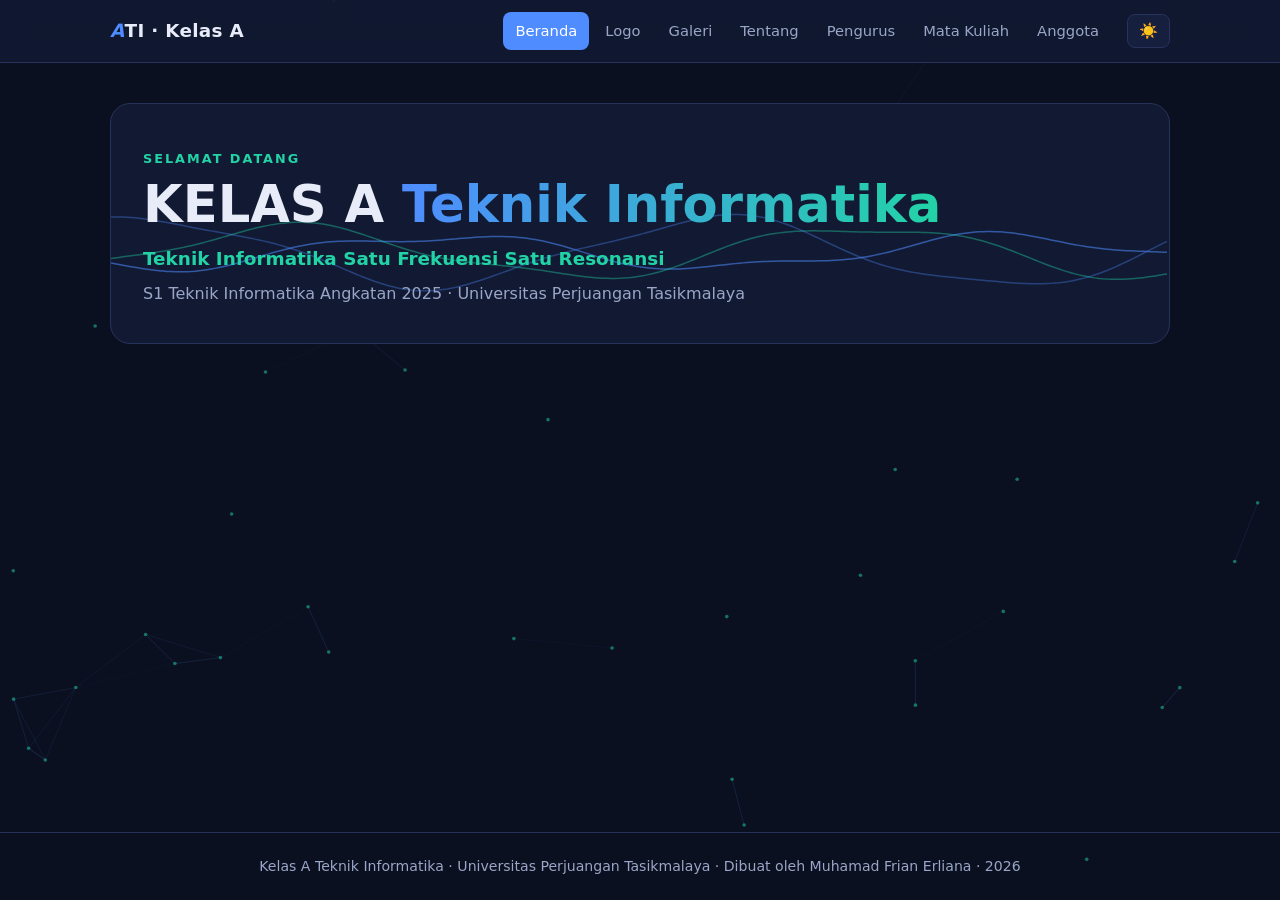
<file: index.html>
<!DOCTYPE html>
<html lang="id" data-theme="dark">
<head>
<meta charset="utf-8">
<meta name="viewport" content="width=device-width, initial-scale=1, viewport-fit=cover">
<title>Beranda · Kelas A Teknik Informatika</title>
<meta name="description" content="Halaman Kelas A S1 Teknik Informatika Universitas Perjuangan Tasikmalaya.">
<meta property="og:title" content="Kelas A Teknik Informatika">
<meta property="og:image" content="logo-kelas-a.jpg">
<link rel="stylesheet" href="style.css?v=4">
<script src="script.js?v=4"></script>
</head>
<body>
<header class="nav"><div class="nav-inner">
  <a class="brand" href="index.html"><em>A</em>TI · Kelas A</a>
  <nav class="menu">
    <a class="active" href="index.html">Beranda</a>
    <a href="logo.html">Logo</a>
    <a href="galeri.html">Galeri</a>
    <a href="tentang.html">Tentang</a>
    <a href="pengurus.html">Pengurus</a>
    <a href="mata-kuliah.html">Mata Kuliah</a>
    <a href="anggota.html">Anggota</a>
  </nav>
  <button class="theme-btn" id="themeBtn" aria-label="Ganti tema">☀️</button>
</div></header>

<main>
  <section class="hero">
    <canvas class="wave-bg" id="gelombang" aria-hidden="true"></canvas>
    <p class="eyebrow">Selamat datang</p>
    <h1>KELAS A <span>Teknik Informatika</span></h1>
    <p class="sub">Teknik Informatika Satu Frekuensi Satu Resonansi</p>
    <p class="meta">S1 Teknik Informatika Angkatan 2025 · Universitas Perjuangan Tasikmalaya</p>
  </section>
</main>

<footer>Kelas A Teknik Informatika · Universitas Perjuangan Tasikmalaya · Dibuat oleh Muhamad Frian Erliana · 2026</footer>
</body>
</html>
</file>
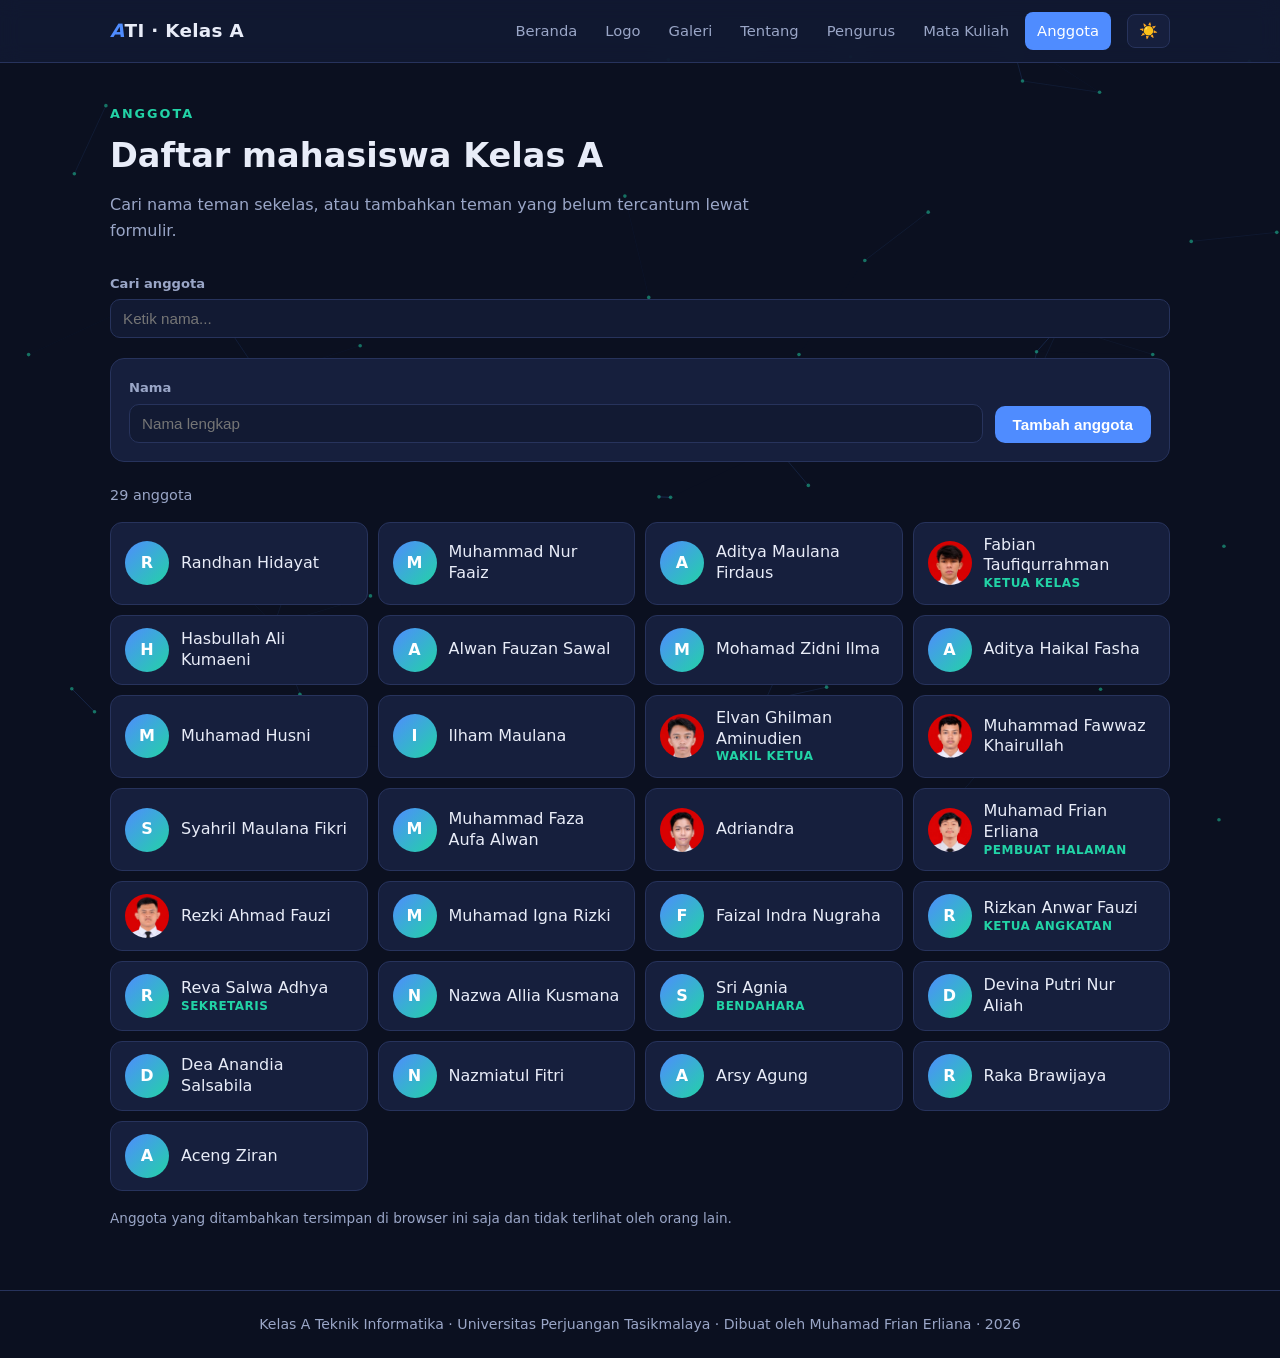
<file: anggota.html>
<!DOCTYPE html>
<html lang="id" data-theme="dark">
<head>
<meta charset="utf-8">
<meta name="viewport" content="width=device-width, initial-scale=1, viewport-fit=cover">
<title>Anggota · Kelas A Teknik Informatika</title>
<link rel="stylesheet" href="style.css?v=4">
<script src="script.js?v=4"></script>
</head>
<body>
<header class="nav"><div class="nav-inner">
  <a class="brand" href="index.html"><em>A</em>TI · Kelas A</a>
  <nav class="menu">
    <a href="index.html">Beranda</a>
    <a href="logo.html">Logo</a>
    <a href="galeri.html">Galeri</a>
    <a href="tentang.html">Tentang</a>
    <a href="pengurus.html">Pengurus</a>
    <a href="mata-kuliah.html">Mata Kuliah</a>
    <a class="active" href="anggota.html">Anggota</a>
  </nav>
  <button class="theme-btn" id="themeBtn" aria-label="Ganti tema">☀️</button>
</div></header>

<main>
  <p class="eyebrow">Anggota</p>
  <h2>Daftar mahasiswa Kelas A</h2>
  <p class="lead">Cari nama teman sekelas, atau tambahkan teman yang belum tercantum lewat formulir.</p>

  <div class="tools">
    <div class="field">
      <label for="cari">Cari anggota</label>
      <input type="search" id="cari" placeholder="Ketik nama...">
    </div>
  </div>

  <form class="form-box" id="formTambah">
    <div class="tools" style="margin:0">
      <div class="field">
        <label for="namaBaru">Nama</label>
        <input type="text" id="namaBaru" placeholder="Nama lengkap" autocomplete="off">
      </div>
      <button class="btn" type="submit">Tambah anggota</button>
    </div>
  </form>

  <p class="count" id="jumlah"></p>
  <ul class="members" id="daftarAnggota"></ul>
  <p class="note">Anggota yang ditambahkan tersimpan di browser ini saja dan tidak terlihat oleh orang lain.</p>
</main>

<div class="lightbox" id="lightbox"><img alt="Foto anggota ukuran penuh"></div>

<footer>Kelas A Teknik Informatika · Universitas Perjuangan Tasikmalaya · Dibuat oleh Muhamad Frian Erliana · 2026</footer>
</body>
</html>
</file>
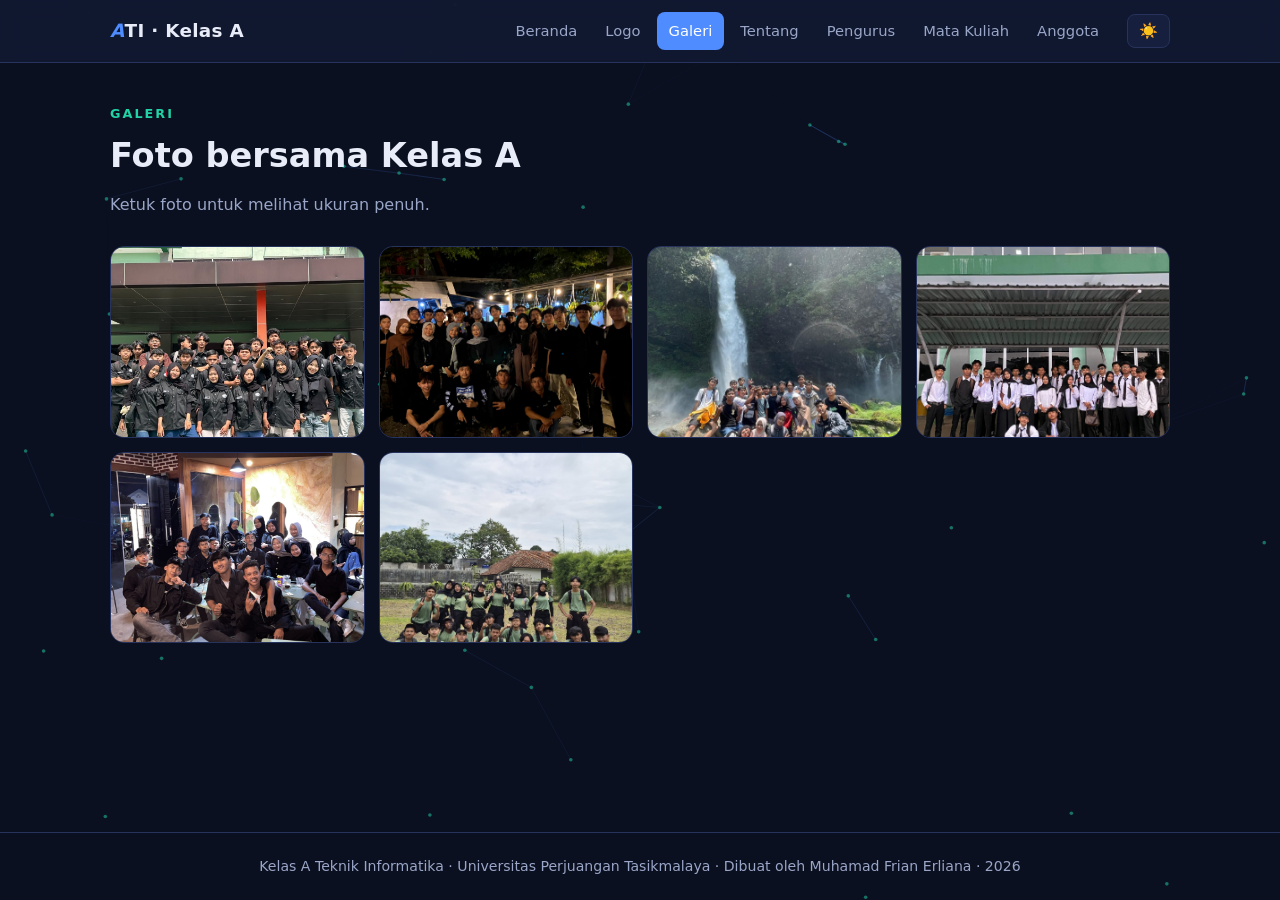
<file: galeri.html>
<!DOCTYPE html>
<html lang="id" data-theme="dark">
<head>
<meta charset="utf-8">
<meta name="viewport" content="width=device-width, initial-scale=1, viewport-fit=cover">
<title>Galeri · Kelas A Teknik Informatika</title>
<link rel="stylesheet" href="style.css?v=4">
<script src="script.js?v=4"></script>
</head>
<body>
<header class="nav"><div class="nav-inner">
  <a class="brand" href="index.html"><em>A</em>TI · Kelas A</a>
  <nav class="menu">
    <a href="index.html">Beranda</a>
    <a href="logo.html">Logo</a>
    <a class="active" href="galeri.html">Galeri</a>
    <a href="tentang.html">Tentang</a>
    <a href="pengurus.html">Pengurus</a>
    <a href="mata-kuliah.html">Mata Kuliah</a>
    <a href="anggota.html">Anggota</a>
  </nav>
  <button class="theme-btn" id="themeBtn" aria-label="Ganti tema">☀️</button>
</div></header>

<main>
  <p class="eyebrow">Galeri</p>
  <h2>Foto bersama Kelas A</h2>
  <p class="lead">Ketuk foto untuk melihat ukuran penuh.</p>
  <div class="gallery" id="galeri"></div>
</main>

<div class="lightbox" id="lightbox"><img alt="Foto Kelas A ukuran penuh"></div>

<footer>Kelas A Teknik Informatika · Universitas Perjuangan Tasikmalaya · Dibuat oleh Muhamad Frian Erliana · 2026</footer>
</body>
</html>
</file>
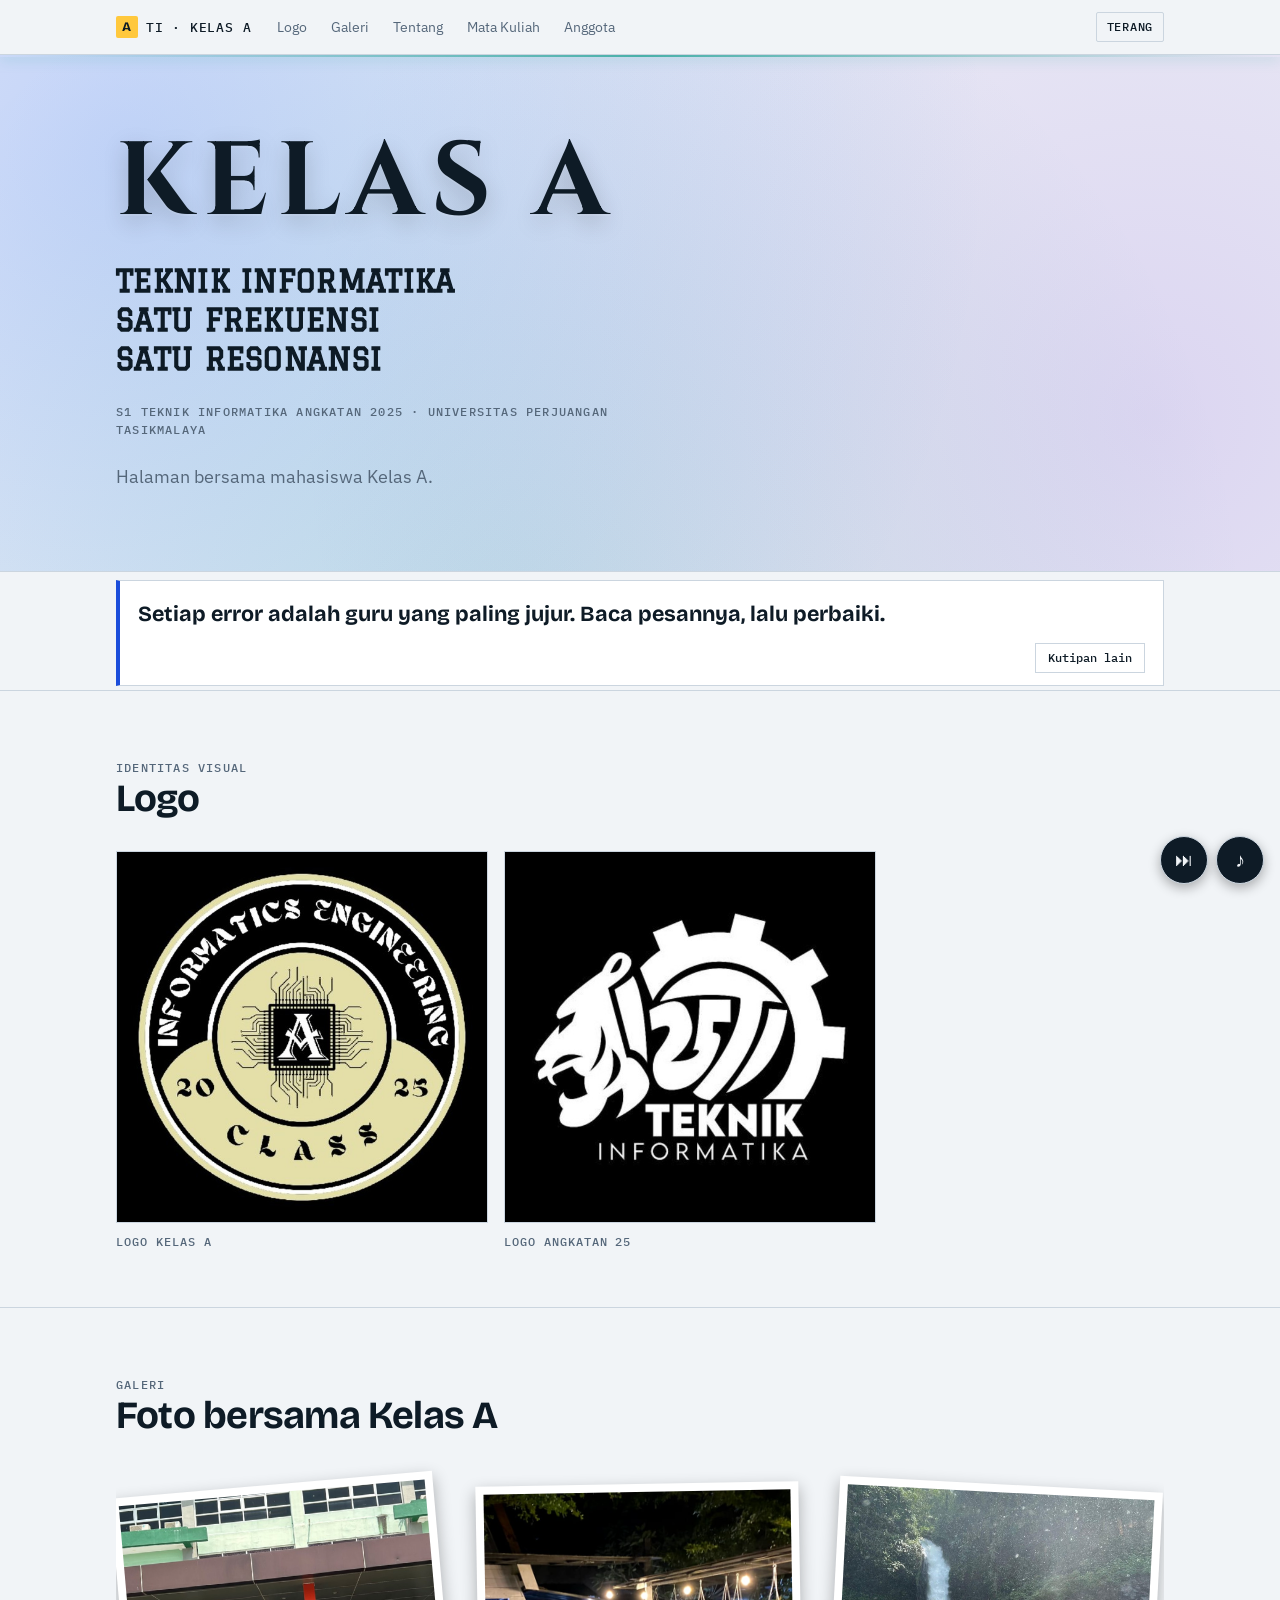
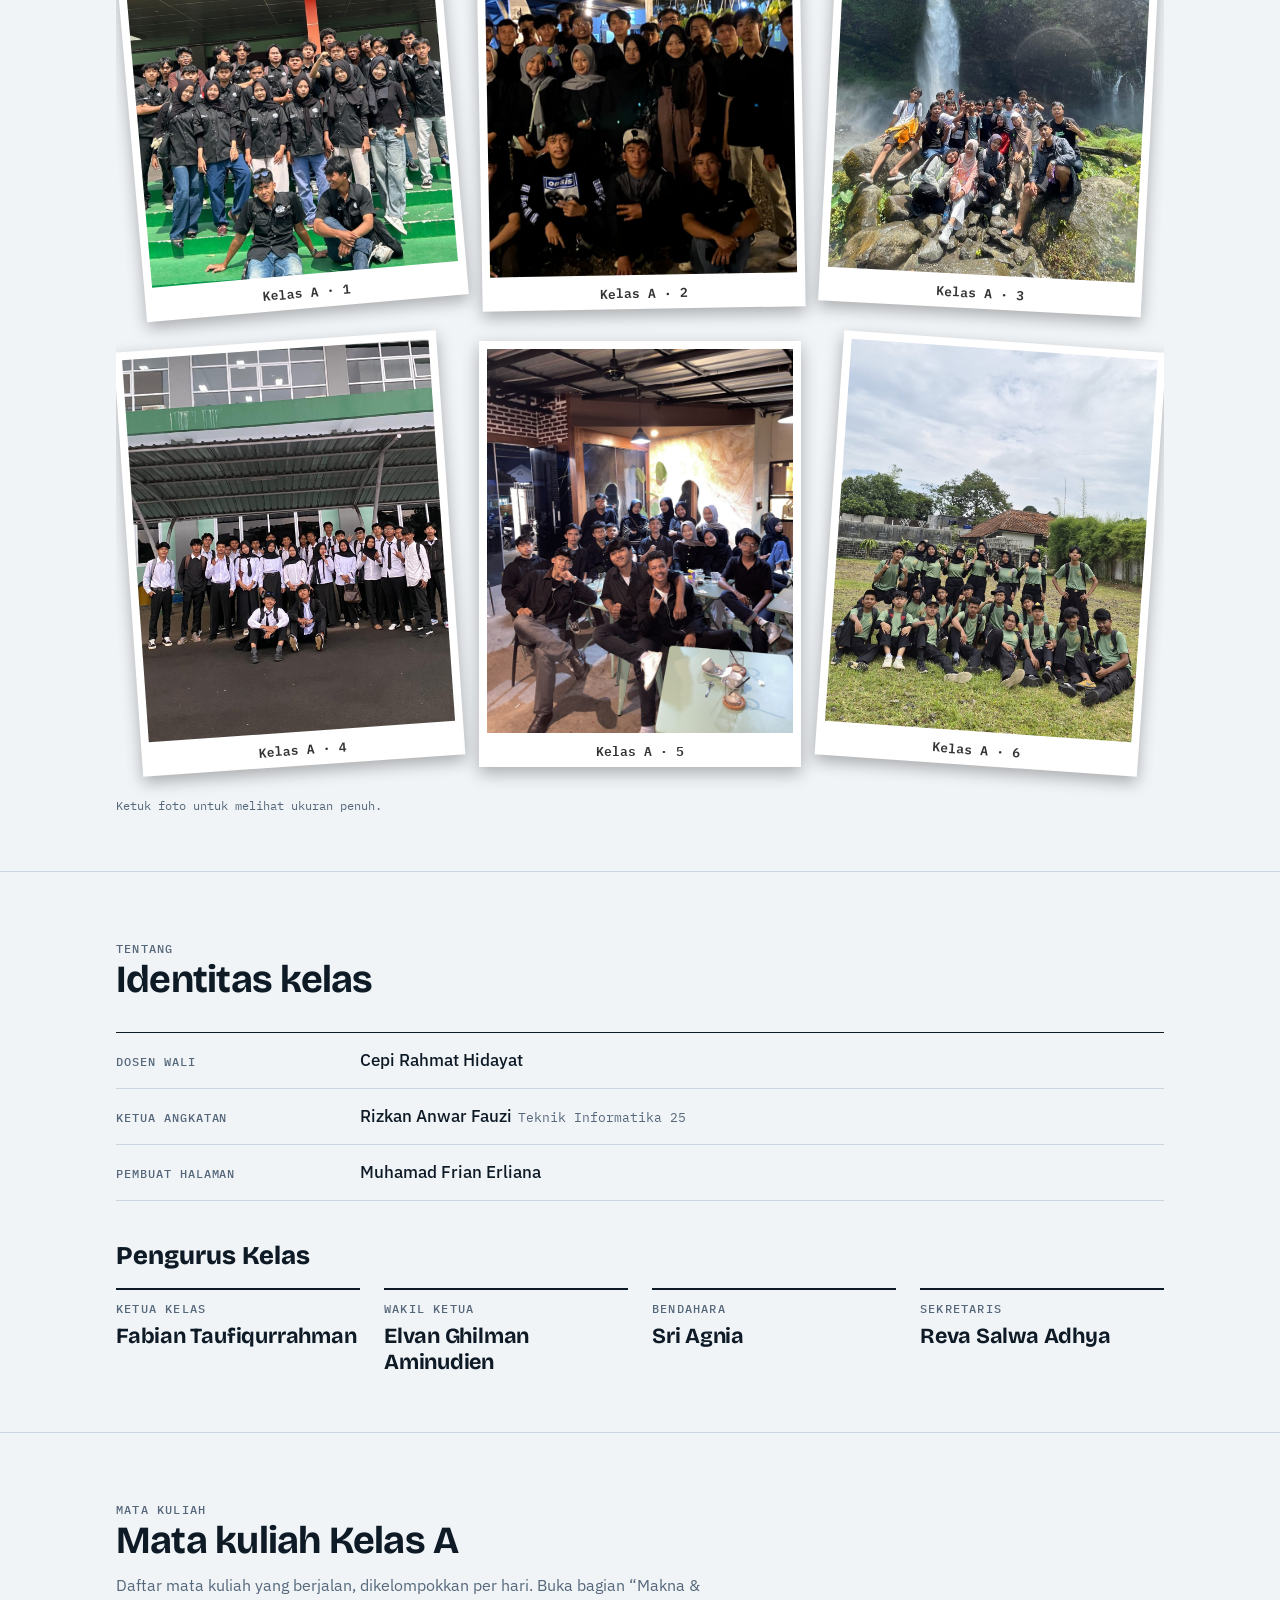
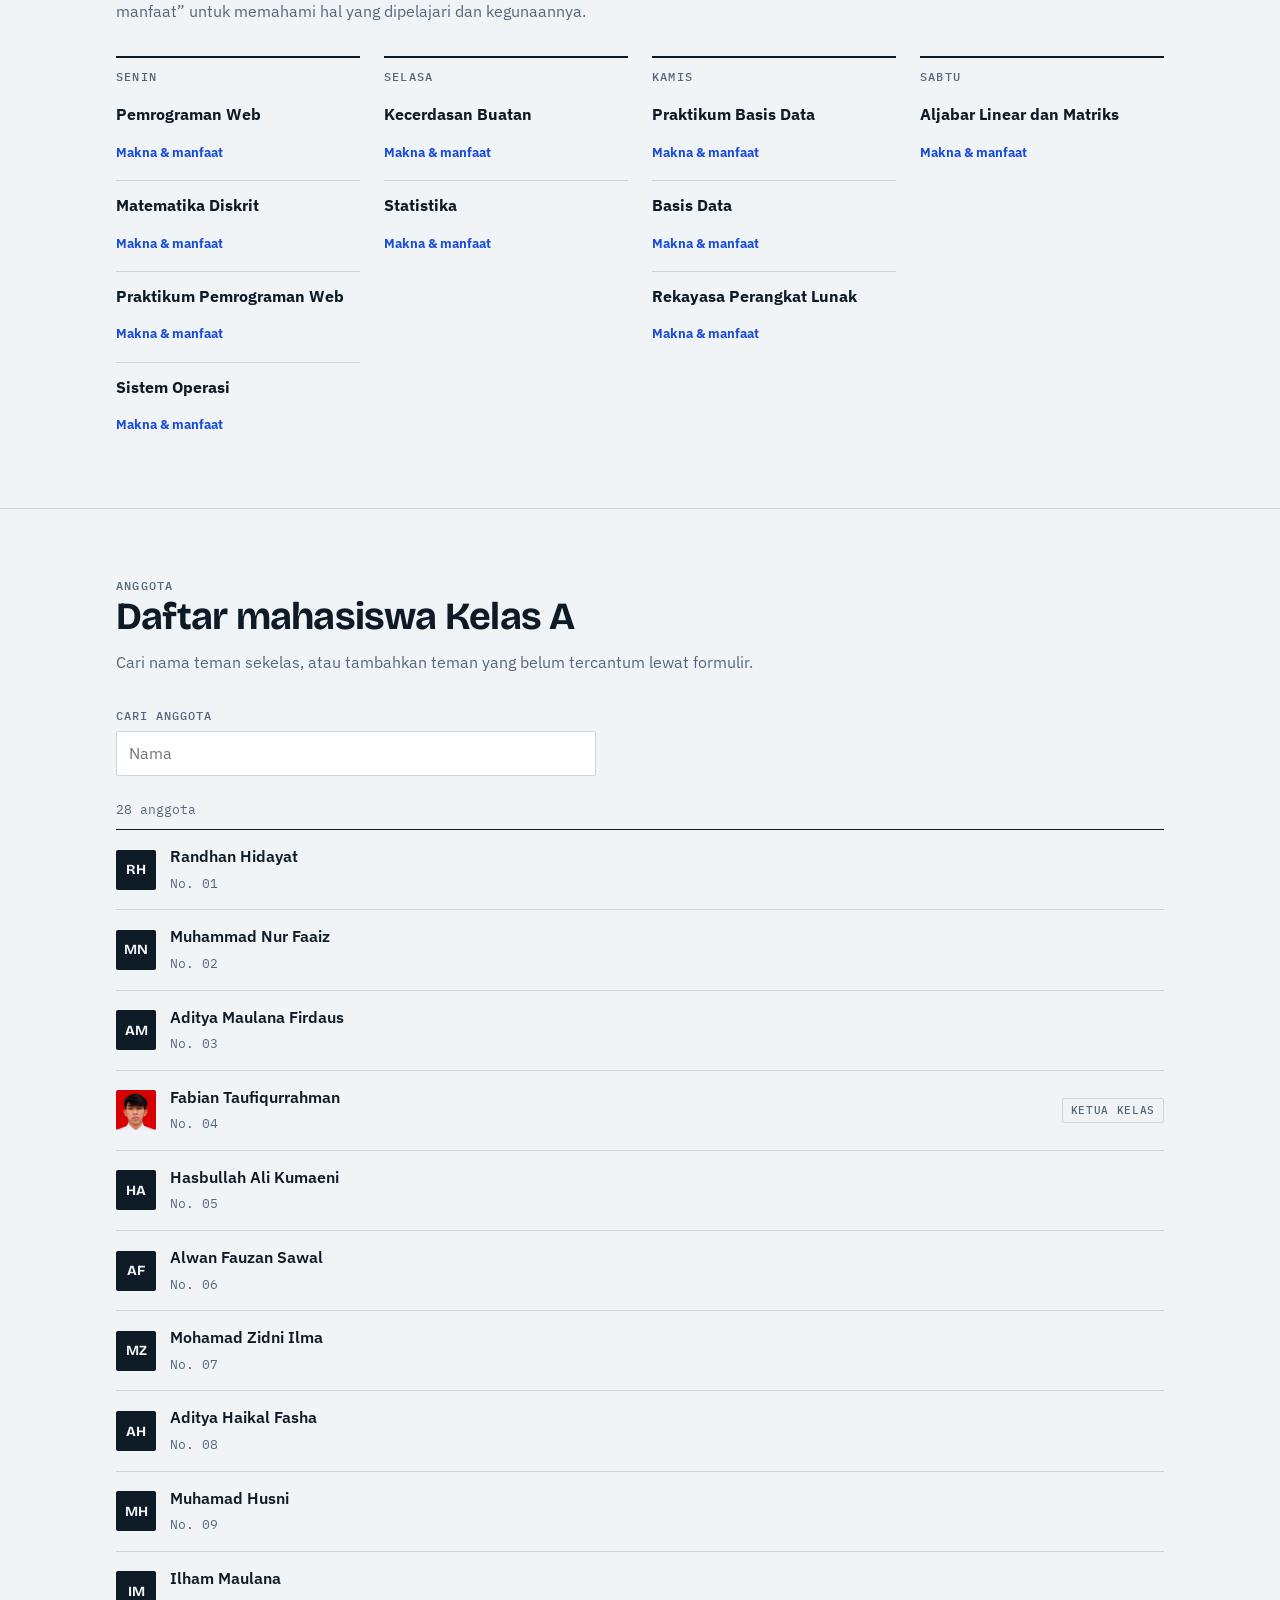
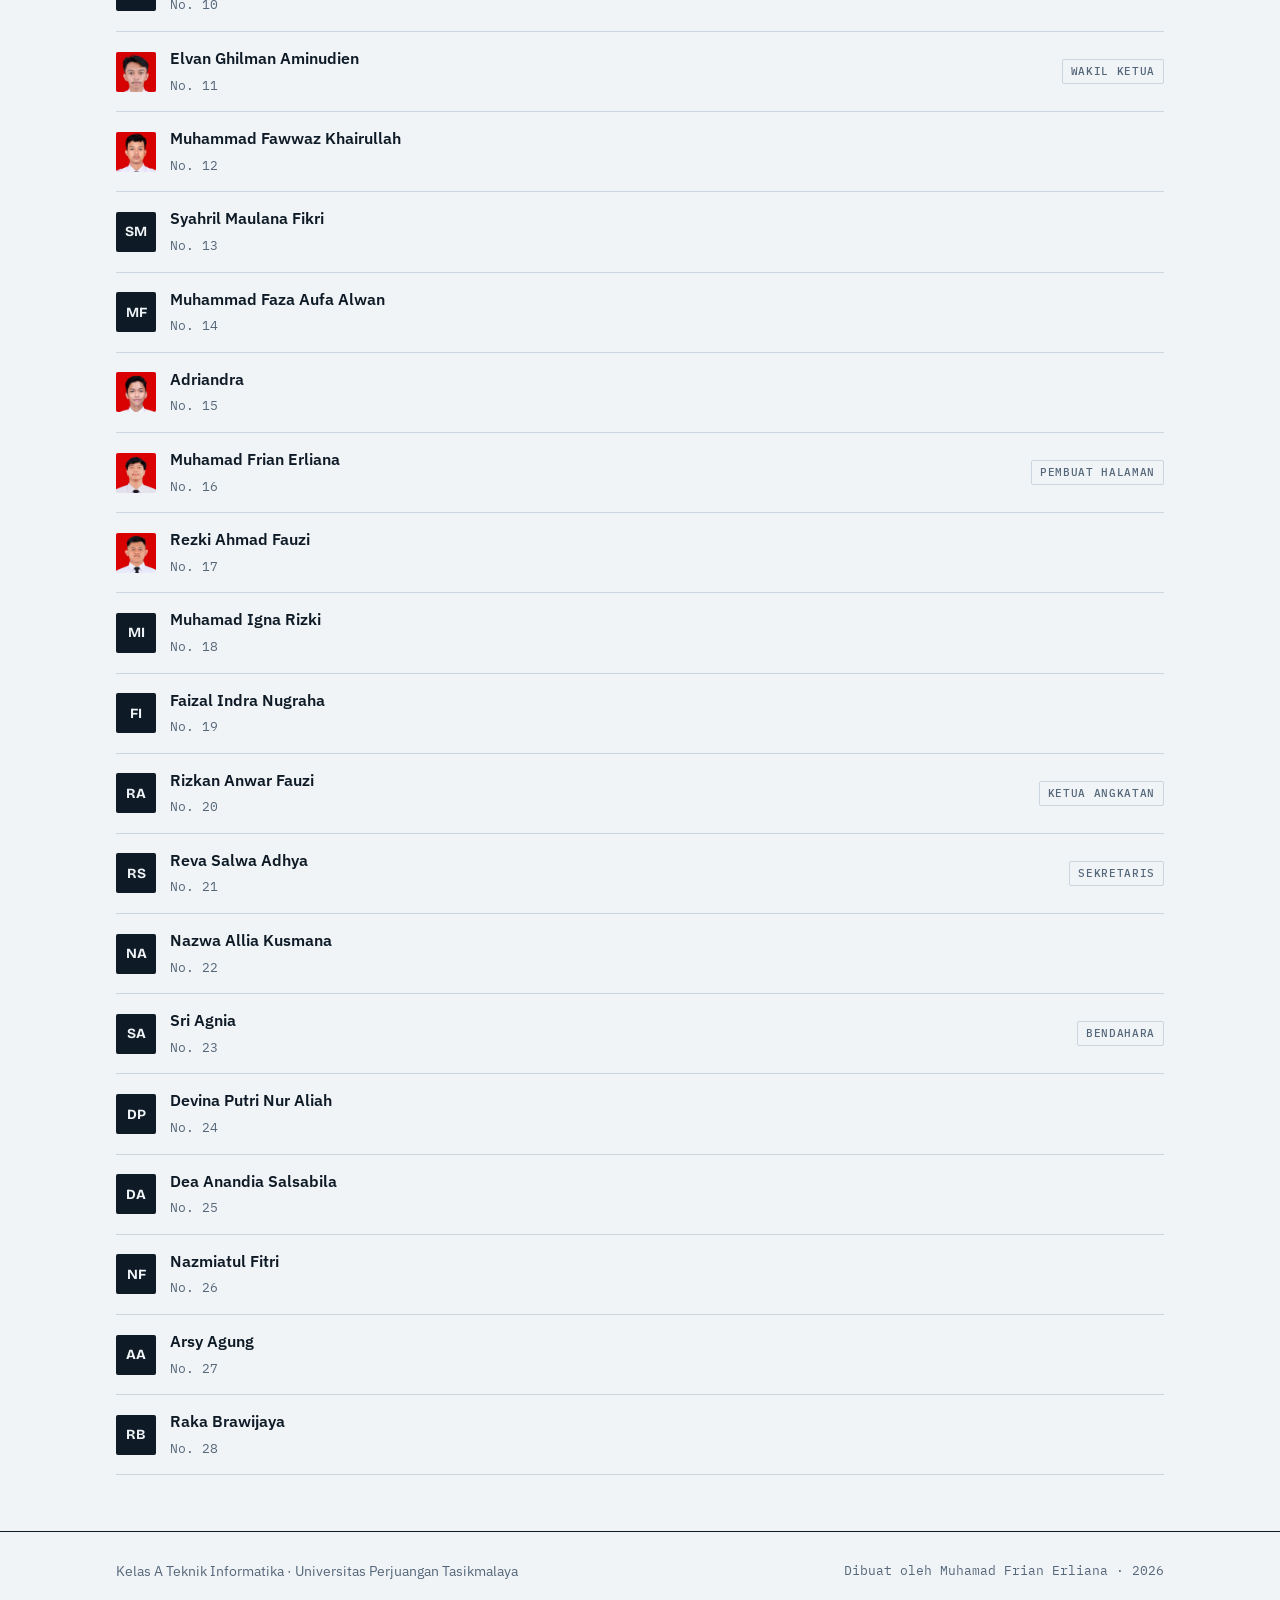
<file: index-lama.html>
<!doctype html>
<html lang="id">
<head>
<meta charset="utf-8">
<meta name="viewport" content="width=device-width, initial-scale=1, viewport-fit=cover">
<title>Kelas A Teknik Informatika</title>
<meta name="description" content="Halaman Kelas A S1 Teknik Informatika Universitas Perjuangan Tasikmalaya: logo, foto bersama, pengurus, mata kuliah, dan daftar anggota.">
<meta name="robots" content="index, follow">
<meta property="og:type" content="website">
<meta property="og:title" content="Kelas A Teknik Informatika">
<meta property="og:description" content="Halaman Kelas A S1 Teknik Informatika Universitas Perjuangan Tasikmalaya: logo, foto bersama, pengurus, mata kuliah, dan daftar anggota.">
<meta property="og:image" content="logo-kelas-a.jpg">
<link rel="stylesheet" href="https://fonts.googleapis.com/css2?family=Bricolage+Grotesque:opsz,wght@12..96,700;12..96,800&family=Cinzel:wght@600;700;800&family=IBM+Plex+Mono:wght@400;500&family=IBM+Plex+Sans:wght@400;500;600&family=Graduate&display=swap">
<style>
:root { color-scheme: light; padding: env(safe-area-inset-top, 0px) 0 env(safe-area-inset-bottom, 0px); }
body { margin: 0; }
img { max-width: 100%; }
[hidden] { display: none !important; }
</style>
<style>
/* Layout: halaman satu kolom bergaya lembar gambar teknik. Hero kiri berisi judul, kanan berisi diagram ERD kelas. */
:root {
  --bg: #F1F4F7;
  --surface: #FFFFFF;
  --ink: #0E1B26;
  --muted: #55677A;
  --line: #CBD5DF;
  --accent: #1B4DDB;
  --mark: #FFC83D;
  --mark-ink: #0E1B26;
  --display: "Bricolage Grotesque", "Segoe UI", system-ui, sans-serif;
  --body: "IBM Plex Sans", system-ui, -apple-system, "Segoe UI", sans-serif;
  --mono: "IBM Plex Mono", ui-monospace, "SFMono-Regular", Menlo, monospace;
}
@media (prefers-color-scheme: dark) {
  :root:not([data-theme="light"]) {
    --bg: #0C141C;
    --surface: #131E29;
    --ink: #E7EEF5;
    --muted: #93A5B8;
    --line: #26384A;
    --accent: #7FA2FF;
    color-scheme: dark;
  }
}
:root[data-theme="dark"] {
  --bg: #0C141C;
  --surface: #131E29;
  --ink: #E7EEF5;
  --muted: #93A5B8;
  --line: #26384A;
  --accent: #7FA2FF;
  color-scheme: dark;
}

* { box-sizing: border-box; }
html { scroll-behavior: smooth; }
body {
  background: var(--bg);
  color: var(--ink);
  font: 400 16px/1.6 var(--body);
  -webkit-text-size-adjust: 100%;
}
body::before {
  content: "";
  position: fixed;
  inset: 0 0 auto;
  height: env(safe-area-inset-top, 0px);
  background: var(--bg);
  z-index: 10;
}
.wrap {
  max-width: 1080px;
  margin-inline: auto;
  padding-left: max(16px, env(safe-area-inset-left, 0px));
  padding-right: max(16px, env(safe-area-inset-right, 0px));
}
a { color: inherit; }
:focus-visible { outline: 2px solid var(--accent); outline-offset: 3px; }

/* Header */
.site-header {
  position: sticky;
  top: env(safe-area-inset-top, 0px);
  z-index: 11;
  background: var(--bg);
  border-bottom: 1px solid var(--line);
}
.site-header .wrap {
  display: flex;
  align-items: center;
  gap: 16px;
  padding-block: 10px;
}
.brand {
  flex: none;
  font: 500 13px/1 var(--mono);
  letter-spacing: .06em;
  text-transform: uppercase;
  text-decoration: none;
  display: inline-flex;
  align-items: center;
  gap: 8px;
}
.brand i {
  display: inline-block;
  width: 22px; height: 22px;
  background: var(--mark);
  color: var(--mark-ink);
  font: 700 13px/22px var(--display);
  text-align: center;
  border-radius: 2px;
  font-style: normal;
}
.nav {
  flex: 1;
  min-width: 0;
  display: flex;
  gap: 4px;
  overflow-x: auto;
  white-space: nowrap;
  scrollbar-width: none;
}
.nav::-webkit-scrollbar { display: none; }
.nav a {
  font-size: 14px;
  text-decoration: none;
  color: var(--muted);
  padding: 6px 10px;
  border-radius: 2px;
}
.nav a:hover { color: var(--ink); background: var(--surface); }
.theme-btn {
  flex: none;
  font: 500 12px/1 var(--mono);
  letter-spacing: .06em;
  text-transform: uppercase;
  color: var(--ink);
  background: transparent;
  border: 1px solid var(--line);
  padding: 8px 10px;
  border-radius: 2px;
  cursor: pointer;
}
.theme-btn:hover { border-color: var(--ink); }

/* Hero */
.hero { padding-block: 48px 56px; }
.hero .wrap {
  display: grid;
  grid-template-columns: 1fr;
  gap: 40px;
  align-items: center;
}
.hero .wrap > * { min-width: 0; }
.eyebrow {
  font: 500 12px/1.5 var(--mono);
  letter-spacing: .1em;
  text-transform: uppercase;
  color: var(--muted);
  margin: 0 0 16px;
}
h1 {
  font-family: var(--display);
  font-weight: 800;
  letter-spacing: -.03em;
  line-height: .95;
  margin: 0;
  text-wrap: balance;
}
.h1-gambar { display: block; }
.h1-luxury {
  display: block;
  font-family: "Cinzel", "Times New Roman", serif;
  font-size: clamp(2.9rem, 13vw, 6.5rem);
  font-weight: 700;
  letter-spacing: .075em;
  line-height: 1.08;
  text-transform: uppercase;
  color: var(--ink);
  text-shadow: 0 2px 0 rgba(255,255,255,.10), 0 8px 24px rgba(0,0,0,.18);
}
.hero-ket { margin: 26px 0 0; }
.hero-lead { margin: 12px 0 0; }
.judul-img {
  display: block;
  width: min(79%, 440px);
  aspect-ratio: 844 / 187;
  background: var(--accent);
  -webkit-mask: url("judul-kelas-a.png") left center / contain no-repeat;
  mask: url("judul-kelas-a.png") left center / contain no-repeat;
}
.sr-only {
  position: absolute; width: 1px; height: 1px; margin: -1px; padding: 0;
  overflow: hidden; clip: rect(0 0 0 0); white-space: nowrap; border: 0;
}
.h1-top {
  display: block;
  font-family: "Graduate", var(--display);
  filter: url(#grunge);
  -webkit-text-stroke: .045em currentColor;
  font-weight: 400;
  text-transform: uppercase;
  letter-spacing: .01em;
  line-height: 1;
  font-size: clamp(2.8rem, 13vw, 6.5rem);
}
.h1-sub { display: block; font-size: clamp(1.7rem, 6vw, 2.9rem); font-weight: 700; margin-top: 10px; letter-spacing: -.02em; }
.mark {
  background: none;
  color: inherit;
  padding: 0;
}
.h1-sub {
  position: absolute; width: 1px; height: 1px; margin: -1px; padding: 0;
  overflow: hidden; clip: rect(0 0 0 0); white-space: nowrap; border: 0;
}
.lead {
  max-width: 34em;
  font-size: 1.125rem;
  color: var(--muted);
  margin: 24px 0 0;
}
.hero-cta { display: flex; flex-wrap: wrap; gap: 12px; margin-top: 28px; }
.btn {
  font: 600 15px/1 var(--body);
  text-decoration: none;
  padding: 14px 20px;
  border-radius: 2px;
  border: 1px solid var(--ink);
  background: var(--ink);
  color: var(--bg);
  cursor: pointer;
}
.btn:hover { background: var(--accent); border-color: var(--accent); color: #fff; }
.btn.ghost { background: transparent; color: var(--ink); }
.btn.ghost:hover { background: var(--surface); color: var(--ink); border-color: var(--ink); }

.figure {
  margin: 0;
  background: var(--surface);
  border: 1px solid var(--line);
  padding: 16px;
}
.figure svg { display: block; width: 100%; height: auto; }
.figure figcaption {
  font: 400 12px/1.5 var(--mono);
  color: var(--muted);
  margin-top: 12px;
  padding-top: 12px;
  border-top: 1px dashed var(--line);
}
.ent-box { fill: var(--surface); stroke: var(--ink); stroke-width: 1.5; }
.ent-head { fill: var(--ink); }
.ent-title { fill: var(--bg); font: 500 13px var(--mono); letter-spacing: .04em; }
.attr { fill: var(--ink); font: 400 12.5px var(--mono); }
.key { fill: var(--accent); font: 500 11px var(--mono); }
.sep { stroke: var(--line); stroke-width: 1; }
.rel { stroke: var(--accent); stroke-width: 1.75; fill: none; }
.rel-label { fill: var(--muted); font: 400 11.5px var(--mono); }

/* Sections */
section { scroll-margin-top: 72px; padding-block: 56px; border-top: 1px solid var(--line); }
.sec-head { max-width: 40em; margin-bottom: 32px; }
h2 {
  font-family: var(--display);
  font-weight: 700;
  font-size: clamp(1.7rem, 4.5vw, 2.4rem);
  letter-spacing: -.02em;
  line-height: 1.1;
  margin: 0;
  text-wrap: balance;
}
.sec-head p { color: var(--muted); margin: 12px 0 0; }

.ledger { margin: 0; display: grid; grid-template-columns: 1fr; border-top: 1px solid var(--ink); }
.ledger > div {
  display: grid;
  grid-template-columns: 1fr;
  gap: 2px;
  padding: 14px 0;
  border-bottom: 1px solid var(--line);
}
.ledger dt {
  font: 500 12px/1.5 var(--mono);
  letter-spacing: .08em;
  text-transform: uppercase;
  color: var(--muted);
}
.ledger dd { margin: 0; font-size: 1.05rem; font-weight: 500; min-width: 0; }
.ledger dd small { font: 400 13px var(--mono); color: var(--muted); margin-left: 6px; }

.courses { display: grid; grid-template-columns: 1fr; gap: 20px; }
.course {
  background: var(--surface);
  border: 1px solid var(--line);
  padding: 24px;
  min-width: 0;
}
.course h3 {
  font-family: var(--display);
  font-size: 1.4rem;
  letter-spacing: -.015em;
  margin: 0 0 8px;
  line-height: 1.2;
}
.course p { margin: 0 0 16px; color: var(--muted); }
.course .label {
  font: 500 12px/1.5 var(--mono);
  letter-spacing: .08em;
  text-transform: uppercase;
  color: var(--muted);
  margin: 0 0 6px;
}
.course ul { margin: 0 0 18px; padding-left: 18px; }
.course li { margin: 2px 0; }
.tags { display: flex; flex-wrap: wrap; gap: 8px; padding: 0; margin: 0; list-style: none; }
.tags li {
  margin: 0;
  font: 400 12.5px/1 var(--mono);
  padding: 7px 9px;
  border: 1px solid var(--line);
  border-radius: 2px;
  background: var(--bg);
}

/* Pengurus kelas */
.officers { display: grid; grid-template-columns: 1fr; gap: 24px; margin: 0; padding: 0; list-style: none; }
.officers li { border-top: 2px solid var(--ink); padding-top: 10px; min-width: 0; }
.officers .jabatan {
  font: 500 12px/1.5 var(--mono);
  letter-spacing: .1em;
  text-transform: uppercase;
  color: var(--muted);
  margin: 0;
}
.officers .person {
  font-family: var(--display);
  font-weight: 700;
  font-size: 1.35rem;
  line-height: 1.2;
  letter-spacing: -.01em;
  margin: 6px 0 0;
  overflow-wrap: anywhere;
}
.chair { border-top: 2px solid var(--accent); padding-top: 10px; max-width: 32em; }
.chair .jabatan {
  font: 500 12px/1.5 var(--mono);
  letter-spacing: .1em;
  text-transform: uppercase;
  color: var(--muted);
  margin: 0;
}
.chair .person {
  font-family: var(--display);
  font-weight: 700;
  font-size: clamp(1.6rem, 4vw, 2.1rem);
  line-height: 1.2;
  letter-spacing: -.01em;
  margin: 6px 0 0;
  overflow-wrap: anywhere;
}
@media (min-width: 520px) { .officers { grid-template-columns: repeat(2, minmax(0, 1fr)); } }
@media (min-width: 900px) { .officers { grid-template-columns: repeat(4, minmax(0, 1fr)); } }

/* Mata kuliah per hari */
.days { display: grid; grid-template-columns: 1fr; gap: 28px 24px; margin: 0; }
.day { min-width: 0; border-top: 2px solid var(--ink); }
.day h3 {
  font: 500 12px/1.5 var(--mono);
  letter-spacing: .1em;
  text-transform: uppercase;
  color: var(--muted);
  margin: 10px 0 4px;
}
.day ul { list-style: none; margin: 0; padding: 0; }
.day li { padding: 11px 0; border-bottom: 1px solid var(--line); font-weight: 500; overflow-wrap: anywhere; }
.sub { margin-top: 56px; }
.sub-title {
  font-family: var(--display);
  font-weight: 700;
  font-size: clamp(1.3rem, 3.5vw, 1.7rem);
  letter-spacing: -.015em;
  line-height: 1.15;
  margin: 0;
}
@media (min-width: 520px) { .days { grid-template-columns: repeat(2, minmax(0, 1fr)); } }
@media (min-width: 900px) { .days { grid-template-columns: repeat(4, minmax(0, 1fr)); } }

/* Logo */
.logos { display: grid; grid-template-columns: repeat(2, minmax(0, 1fr)); gap: 16px; margin: 0; padding: 0; list-style: none; max-width: 760px; }
.logos li { margin: 0; min-width: 0; }
.logos figure { margin: 0; }
.logos img {
  display: block;
  width: 100%;
  height: auto;
  aspect-ratio: 1 / 1;
  background: #000;
  border: 1px solid var(--line);
}
.logos figcaption {
  font: 500 12px/1.5 var(--mono);
  letter-spacing: .08em;
  text-transform: uppercase;
  color: var(--muted);
  margin-top: 10px;
}

/* Galeri */
.gallery { display: grid; grid-template-columns: repeat(2, minmax(0, 1fr)); gap: 12px; margin: 0; padding: 0; list-style: none; }
.gallery li { margin: 0; min-width: 0; }
.gallery a { display: block; background: var(--surface); border: 1px solid var(--line); padding: 6px; }
.gallery img {
  display: block;
  width: 100%;
  height: auto;
  aspect-ratio: 4 / 5;
  object-fit: cover;
  object-position: 50% 72%;
}
.gallery a:hover { border-color: var(--ink); }
.gallery-note { font: 400 12px/1.5 var(--mono); color: var(--muted); margin: 14px 0 0; }

/* Anggota */
.roster-tools { display: grid; grid-template-columns: 1fr; gap: 20px; margin-bottom: 24px; }
.roster-tools > * { min-width: 0; }
.field { display: flex; flex-direction: column; gap: 6px; }
.field label {
  font: 500 12px/1.5 var(--mono);
  letter-spacing: .08em;
  text-transform: uppercase;
  color: var(--muted);
}
input[type="text"], input[type="search"] {
  font: 400 16px/1.2 var(--body);
  color: var(--ink);
  background: var(--surface);
  border: 1px solid var(--line);
  border-radius: 2px;
  padding: 12px;
  width: 100%;
}
input:hover { border-color: var(--muted); }
.add-form {
  background: var(--surface);
  border: 1px solid var(--line);
  padding: 20px;
  display: grid;
  grid-template-columns: 1fr;
  gap: 14px;
}
.add-form .btn { justify-self: start; }
.msg { font-size: 14px; min-height: 1.4em; margin: 0; color: var(--muted); }
.msg.err { color: var(--ink); font-weight: 600; }
.roster-meta {
  display: flex; flex-wrap: wrap; justify-content: space-between; gap: 8px;
  font: 400 12.5px/1.5 var(--mono); color: var(--muted);
  padding-bottom: 10px; border-bottom: 1px solid var(--ink);
}
.roster { list-style: none; margin: 0; padding: 0; }
.roster li {
  display: grid;
  grid-template-columns: 40px minmax(0, 1fr) auto;
  gap: 14px;
  align-items: center;
  padding: 14px 0;
  border-bottom: 1px solid var(--line);
}
.avatar {
  width: 40px; height: 40px;
  display: grid; place-items: center;
  background: var(--ink); color: var(--bg);
  font: 700 14px var(--display);
  border-radius: 2px;
}
.avatar.me { background: var(--mark); color: var(--mark-ink); }
.avatar { overflow: hidden; }
.avatar img { width: 100%; height: 100%; object-fit: cover; display: block; }
button.avatar { border: 0; padding: 0; margin: 0; cursor: zoom-in; -webkit-tap-highlight-color: transparent; }
button.avatar:disabled { cursor: default; }
button.avatar:focus-visible { outline: 2px solid var(--mark); outline-offset: 2px; }
button.avatar:not(:disabled):hover { filter: brightness(1.08); }

/* Pop-up foto anggota */
.foto-dlg {
  border: 0; padding: 0; background: transparent; color: #fff;
  max-width: 100vw; max-height: 100vh; width: 100%; height: 100%;
  margin: 0; overflow: hidden;
}
.foto-dlg[open] { display: grid; place-items: center; align-content: center; gap: 14px; }
.foto-dlg::backdrop { background: rgba(0, 0, 0, .86); }
.foto-dlg figure { margin: 0; display: grid; gap: 12px; justify-items: center; max-width: 92vw; }
.foto-dlg img {
  display: block; width: min(86vw, 70vh, 600px); height: auto; aspect-ratio: 1 / 1;
  object-fit: contain; background: #111; box-shadow: 0 10px 40px rgba(0, 0, 0, .6);
}
.foto-dlg figcaption { text-align: center; display: grid; gap: 4px; }
.foto-dlg figcaption strong { font: 600 17px/1.3 var(--display, sans-serif); }
.foto-dlg figcaption span { font: 500 12px/1 var(--mono, monospace); letter-spacing: .08em; text-transform: uppercase; opacity: .75; }
.foto-tutup {
  font: 500 12px/1 var(--mono, monospace); letter-spacing: .08em; text-transform: uppercase;
  color: #fff; background: transparent; border: 1px solid rgba(255, 255, 255, .6);
  padding: 12px 22px; cursor: pointer;
}
.foto-tutup:focus-visible { outline: 2px solid #fff; outline-offset: 2px; }
.who { min-width: 0; }
.who strong { display: block; font-weight: 600; overflow-wrap: anywhere; }
.who span { font: 400 13px var(--mono); color: var(--muted); }
.role {
  font: 500 11px/1 var(--mono);
  letter-spacing: .06em;
  text-transform: uppercase;
  color: var(--muted);
  border: 1px solid var(--line);
  padding: 6px 8px;
  border-radius: 2px;
  white-space: nowrap;
}
.rm {
  font: 500 12px/1 var(--mono);
  background: transparent;
  color: var(--muted);
  border: 1px solid var(--line);
  padding: 8px 10px;
  border-radius: 2px;
  cursor: pointer;
}
.rm:hover { color: var(--ink); border-color: var(--ink); }
.empty { padding: 20px 0; color: var(--muted); }
.note { font-size: 13px; color: var(--muted); margin: 16px 0 0; }

footer { border-top: 1px solid var(--ink); padding-block: 28px 40px; color: var(--muted); font-size: 14px; }
footer .wrap { display: flex; flex-wrap: wrap; justify-content: space-between; gap: 8px 24px; }
footer .mono { font-family: var(--mono); font-size: 12.5px; }

@media (min-width: 720px) {
  .hero { padding-block: 72px 80px; }
  .hero .wrap { grid-template-columns: minmax(0, 1.1fr) minmax(0, 1fr); gap: 56px; }
  .ledger > div { grid-template-columns: 220px 1fr; gap: 24px; align-items: baseline; }
  .courses { grid-template-columns: 1fr 1fr; }
  .roster-tools { grid-template-columns: 1.2fr 1fr; align-items: start; }
  .add-form { grid-template-columns: 1fr 1fr; }
  .add-form .full { grid-column: 1 / -1; }
}
@media (prefers-reduced-motion: reduce) {
  html { scroll-behavior: auto; }
  * { transition: none !important; }
}
  /* latar hero bergerak */
.hero {
  position: relative;
  isolation: isolate;   /* supaya latar tidak tembus ke belakang halaman */
  overflow: hidden;
}

.hero::before {
  content: "";
  position: absolute;
  inset: -50%;          /* lebih besar dari hero, supaya tepinya tidak kelihatan saat bergerak */
  z-index: -1;
  background:
    radial-gradient(circle at 30% 35%, rgba(31, 94, 255, .22), transparent 45%),
    radial-gradient(circle at 70% 60%, rgba(122, 75, 214, .18), transparent 45%),
    radial-gradient(circle at 45% 80%, rgba(15, 157, 138, .16), transparent 45%);
  animation: latar 18s ease-in-out infinite alternate;
}

@keyframes latar {
  from { transform: translate(-4%, -3%) rotate(0deg) scale(1); }
  to   { transform: translate(4%, 3%) rotate(12deg) scale(1.12); }
}

@media (prefers-reduced-motion: reduce) {
  .hero::before { animation: none; }
}
/* logo melayang */
@keyframes melayang {
  0%, 100% { transform: translateY(0); }
  50%      { transform: translateY(-10px); }
}

#logo img {
  animation: melayang 4s ease-in-out infinite;
}

/* logo kedua bergerak berselang, jadi tidak kaku bersamaan */
#logo li:nth-child(2) img {
  animation-delay: -2s;
}

@media (prefers-reduced-motion: reduce) {
  #logo img { animation: none; }
}
  
/* ===== EFEK INFORMATIKA ===== */
/* hujan kode */
.hero canvas.kode{position:absolute;inset:0;width:100%;height:100%;z-index:-1;opacity:.55;pointer-events:none;-webkit-mask-image:linear-gradient(to bottom,#000 0%,#000 30%,transparent 78%);mask-image:linear-gradient(to bottom,#000 0%,#000 30%,transparent 78%)}

/* terminal mengetik */
.terminal{font-family:ui-monospace,Menlo,Consolas,monospace;font-size:.92rem;white-space:pre-wrap;background:rgba(10,16,32,.92);color:#9dffb8;border-radius:10px;padding:12px 14px;margin:0 0 24px;max-width:46ch;min-height:5.2em}
.terminal .kursor{display:inline-block;width:.6em;height:1.1em;background:#9dffb8;vertical-align:-3px;animation:kedip 1s steps(1) infinite}
@keyframes kedip{50%{opacity:0}}

/* glitch pada judul */
.glitch{position:relative;display:inline-block}
.glitch::before,.glitch::after{content:attr(data-text);position:absolute;inset:0;overflow:hidden;pointer-events:none;opacity:0}
.glitch::before{color:#ff2d6f;clip-path:inset(0 0 55% 0)}
.glitch::after{color:#00e5ff;clip-path:inset(55% 0 0 0)}
.glitch.aktif::before{opacity:.85;animation:ga .38s steps(2) 1}
.glitch.aktif::after{opacity:.85;animation:gb .38s steps(2) 1}
@keyframes ga{0%{transform:translate(-4px,0)}50%{transform:translate(4px,-1px)}100%{transform:translate(0)}}
@keyframes gb{0%{transform:translate(4px,0)}50%{transform:translate(-4px,1px)}100%{transform:translate(0)}}

/* garis pemindai */
.pindai{position:absolute;left:0;right:0;top:0;height:2px;z-index:-1;pointer-events:none;background:linear-gradient(90deg,transparent,rgba(15,157,138,.7),transparent);box-shadow:0 0 14px rgba(15,157,138,.6);animation:pindai 6s linear infinite}
@keyframes pindai{from{transform:translateY(-10px)}to{transform:translateY(520px)}}

@media (prefers-reduced-motion:reduce){
  .pindai,.glitch::before,.glitch::after,.terminal .kursor{animation:none!important}
  .hero canvas.kode{display:none}
}
  </style>
</head>
<body>
<header class="site-header">
  <div class="wrap">
    <a class="brand" href="#beranda" aria-label="Kelas A Teknik Informatika"><i>A</i><span>TI · Kelas A</span></a>
    <nav class="nav" aria-label="Navigasi utama">
      <a href="#logo">Logo</a>
      <a href="#galeri">Galeri</a>
      <a href="#tentang">Tentang</a>
      <a href="#kuliah">Mata Kuliah</a>
      <a href="#anggota">Anggota</a>
    </nav>
    <button class="theme-btn" id="themeBtn" type="button">Tema</button>
  </div>
</header>

<main id="beranda">
  <div class="hero">
    <div class="wrap">
      <div>
        <h1>
          <span class="h1-luxury">KELAS A</span>
          <span class="h1-sub">Teknik Informatika</span>
        </h1>
        <p class="motto" id="motto" aria-label="Motto kelas">
          <span class="motto-1">Teknik Informatika</span>
          <span class="motto-2">Satu Frekuensi</span>
          <span class="motto-2">Satu Resonansi</span>
        </p>
        <p class="eyebrow hero-ket">S1 Teknik Informatika Angkatan 2025 · Universitas Perjuangan Tasikmalaya</p>
        <p class="lead hero-lead">Halaman bersama mahasiswa Kelas A.</p>
      </div>
    </div>
  </div>

  <section id="kutipan" aria-label="Kata-kata Teknik Informatika">
    <div class="wrap">
      <figure class="kutip">
        <blockquote id="kutipTeks">Setiap error adalah guru yang paling jujur. Baca pesannya, lalu perbaiki.</blockquote>
        <figcaption>
          <button type="button" id="kutipLain" class="kutip-btn">Kutipan lain</button>
        </figcaption>
      </figure>
    </div>
  </section>

  <section id="logo">
    <div class="wrap">
      <div class="sec-head">
        <p class="eyebrow">Identitas visual</p>
        <h2>Logo</h2>
      </div>
      <ul class="logos">
        <li>
          <figure>
            <img src="logo-kelas-a.jpg" alt="Logo Informatics Engineering Class 2025 dengan huruf A di tengah chip" loading="lazy">
            <figcaption>Logo Kelas A</figcaption>
          </figure>
        </li>
        <li>
          <figure>
            <img src="logo-angkatan-25.jpg" alt="Logo Teknik Informatika dengan kepala harimau dan roda gigi" loading="lazy">
            <figcaption>Logo Angkatan 25</figcaption>
          </figure>
        </li>
      </ul>
    </div>
  </section>

  <section id="galeri">
    <div class="wrap">
      <div class="sec-head">
        <p class="eyebrow">Galeri</p>
        <h2>Foto bersama Kelas A</h2>
      </div>
      <div id="galeri-baru"></div>
      <p class="gallery-note">Ketuk foto untuk melihat ukuran penuh.</p>
    </div>
  </section>

  <div id="zona-kode">
    <canvas id="hujan-bagian" aria-hidden="true"></canvas>
  <section id="tentang">
    <div class="wrap">
      <div class="sec-head">
        <p class="eyebrow">Tentang</p>
        <h2>Identitas kelas</h2>
      </div>
      <dl class="ledger">
        <div><dt>Dosen wali</dt><dd>Cepi Rahmat Hidayat</dd></div>
        <div><dt>Ketua Angkatan</dt><dd>Rizkan Anwar Fauzi<small>Teknik Informatika 25</small></dd></div>
        <div><dt>Pembuat halaman</dt><dd>Muhamad Frian Erliana</dd></div>
      </dl>
      <div class="sub-pengurus" id="pengurus">
        <h3>Pengurus Kelas</h3>
        <ul class="officers">
          <li><p class="jabatan">Ketua Kelas</p><p class="person">Fabian Taufiqurrahman</p></li>
          <li><p class="jabatan">Wakil Ketua</p><p class="person">Elvan Ghilman Aminudien</p></li>
          <li><p class="jabatan">Bendahara</p><p class="person">Sri Agnia</p></li>
          <li><p class="jabatan">Sekretaris</p><p class="person">Reva Salwa Adhya</p></li>
        </ul>
      </div>
    </div>
  </section>

  <section id="kuliah">
    <div class="wrap">
      <div class="sec-head">
        <p class="eyebrow">Mata kuliah</p>
        <h2>Mata kuliah Kelas A</h2>
        <p>Daftar mata kuliah yang berjalan, dikelompokkan per hari. Buka bagian “Makna &amp; manfaat” untuk memahami hal yang dipelajari dan kegunaannya.</p>
      </div>
      <div class="days">
        <div class="day">
          <h3>Senin</h3>
          <ul>
            <li class="course-info"><strong>Pemrograman Web</strong><details class="course-meaning"><summary>Makna &amp; manfaat</summary><p><b>Makna:</b> Mempelajari cara membangun situs dan aplikasi yang berjalan melalui web, mulai dari struktur halaman, tampilan, hingga logika interaktif.</p><p><b>Manfaat:</b> Membekali mahasiswa untuk membuat website responsif, memahami teknologi web, dan mengembangkan layanan digital.</p></details></li>
            <li class="course-info"><strong>Matematika Diskrit</strong><details class="course-meaning"><summary>Makna &amp; manfaat</summary><p><b>Makna:</b> Mempelajari konsep matematika yang menjadi dasar ilmu komputer, seperti logika, himpunan, relasi, fungsi, kombinatorika, dan graf.</p><p><b>Manfaat:</b> Melatih penalaran sistematis serta membantu memahami algoritma, struktur data, basis data, dan jaringan komputer.</p></details></li>
            <li class="course-info"><strong>Praktikum Pemrograman Web</strong><details class="course-meaning"><summary>Makna &amp; manfaat</summary><p><b>Makna:</b> Kegiatan praktik untuk menerapkan konsep pemrograman web melalui latihan membuat dan menguji halaman atau fitur website.</p><p><b>Manfaat:</b> Mengasah keterampilan menulis kode, menghubungkan tampilan dengan fungsi, melakukan debugging, dan membangun proyek web sederhana.</p></details></li>
            <li class="course-info"><strong>Sistem Operasi</strong><details class="course-meaning"><summary>Makna &amp; manfaat</summary><p><b>Makna:</b> Mempelajari perangkat lunak inti yang mengelola sumber daya komputer serta menjadi penghubung antara perangkat keras, aplikasi, dan pengguna.</p><p><b>Manfaat:</b> Memahami proses, memori, berkas, perangkat, dan pengelolaan sistem sehingga lebih siap menggunakan maupun mengelola komputer.</p></details></li>
          </ul>
        </div>
        <div class="day">
          <h3>Selasa</h3>
          <ul>
            <li class="course-info"><strong>Kecerdasan Buatan</strong><details class="course-meaning"><summary>Makna &amp; manfaat</summary><p><b>Makna:</b> Mempelajari cara merancang sistem komputer yang dapat melakukan tugas yang biasanya membutuhkan kemampuan cerdas, seperti mengenali pola, belajar, dan mengambil keputusan.</p><p><b>Manfaat:</b> Mengenal dasar machine learning dan penerapan AI untuk membantu menyelesaikan masalah di berbagai bidang.</p></details></li>
            <li class="course-info"><strong>Statistika</strong><details class="course-meaning"><summary>Makna &amp; manfaat</summary><p><b>Makna:</b> Mempelajari cara mengumpulkan, menyajikan, menganalisis, dan menafsirkan data agar menghasilkan informasi yang bermakna.</p><p><b>Manfaat:</b> Membantu membaca pola data, memahami ketidakpastian, melakukan pengujian, dan mengambil keputusan berdasarkan bukti.</p></details></li>
          </ul>
        </div>
        <div class="day">
          <h3>Kamis</h3>
          <ul>
            <li class="course-info"><strong>Praktikum Basis Data</strong><details class="course-meaning"><summary>Makna &amp; manfaat</summary><p><b>Makna:</b> Latihan langsung merancang, membuat, mengisi, dan mengelola basis data menggunakan perangkat pengelola basis data.</p><p><b>Manfaat:</b> Melatih penggunaan SQL, pembuatan tabel, relasi, query, serta pengelolaan data untuk aplikasi.</p></details></li>
            <li class="course-info"><strong>Basis Data</strong><details class="course-meaning"><summary>Makna &amp; manfaat</summary><p><b>Makna:</b> Mempelajari cara menyimpan dan mengatur data secara terstruktur agar mudah dicari, diperbarui, dijaga konsistensinya, dan digunakan bersama.</p><p><b>Manfaat:</b> Menjadi dasar pengembangan sistem informasi, aplikasi, transaksi digital, dan pengelolaan data dalam organisasi.</p></details></li>
            <li class="course-info"><strong>Rekayasa Perangkat Lunak</strong><details class="course-meaning"><summary>Makna &amp; manfaat</summary><p><b>Makna:</b> Mempelajari pendekatan terencana untuk menganalisis kebutuhan, merancang, membangun, menguji, dan memelihara perangkat lunak.</p><p><b>Manfaat:</b> Membantu menghasilkan aplikasi yang sesuai kebutuhan, berkualitas, mudah dirawat, dan dikerjakan secara terstruktur dalam tim.</p></details></li>
          </ul>
        </div>
        <div class="day">
          <h3>Sabtu</h3>
          <ul>
            <li class="course-info"><strong>Aljabar Linear dan Matriks</strong><details class="course-meaning"><summary>Makna &amp; manfaat</summary><p><b>Makna:</b> Mempelajari vektor, matriks, sistem persamaan linear, dan transformasi linear sebagai cara matematis merepresentasikan banyak hubungan dan perhitungan.</p><p><b>Manfaat:</b> Menjadi fondasi komputasi grafis, pengolahan citra, analisis data, optimasi, dan machine learning.</p></details></li>
          </ul>
        </div>
      </div>
    </div>
  </section>
  </div>

  <style>
  /* Detail makna tiap mata kuliah: ringkas, mudah dibuka, dan ramah layar kecil. */
  #kuliah .course-info { display:block; padding:12px 0; border-bottom:1px solid var(--line); }
  #kuliah .course-info:last-child { border-bottom:0; }
  #kuliah .course-info > strong { display:block; color:var(--ink); }
  #kuliah .course-meaning { margin-top:8px; color:var(--muted); font-size:.9rem; line-height:1.65; }
  #kuliah .course-meaning summary { display:inline-flex; align-items:center; gap:7px; cursor:pointer; color:var(--accent); font-weight:700; font-size:.84rem; padding:5px 0; }
  #kuliah .course-meaning summary::marker { color:var(--accent); }
  #kuliah .course-meaning[open] summary { margin-bottom:5px; }
  #kuliah .course-meaning p { margin:5px 0; }
  #kuliah .course-meaning b { color:var(--ink); }
  @media (prefers-reduced-motion:no-preference) {
    #kuliah .course-meaning p { animation:courseMeaningIn .2s ease both; }
    @keyframes courseMeaningIn { from { opacity:0; transform:translateY(4px); } to { opacity:1; transform:translateY(0); } }
  }
  </style>

  <section id="anggota">
    <div class="wrap">
      <div class="sec-head">
        <p class="eyebrow">Anggota</p>
        <h2>Daftar mahasiswa Kelas A</h2>
        <p>Cari nama teman sekelas, atau tambahkan teman yang belum tercantum lewat formulir.</p>
      </div>

      <div class="roster-tools">
        <div class="field">
          <label for="cari">Cari anggota</label>
          <input type="search" id="cari" placeholder="Nama" autocomplete="off">
        </div>
        <form class="add-form" id="formTambah" novalidate>
          <div class="field full">
            <label for="inNama">Nama</label>
            <input type="text" id="inNama" autocomplete="off" placeholder="Nama lengkap">
          </div>
          <button class="btn full" type="submit">Tambah anggota</button>
          <p class="msg full" id="pesan" role="status" aria-live="polite"></p>
        </form>
      </div>

      <div class="roster-meta"><span id="jumlah">28 anggota</span></div>
      <ul class="roster" id="roster"></ul>
      <p class="note">Anggota yang ditambahkan tersimpan di browser ini saja dan tidak terlihat oleh orang lain.</p>
    </div>
  </section>
</main>

<style>
#kutipan{padding:8px 0 4px}
#kutipan .kutip{margin:0;background:var(--surface);border:1px solid var(--line);border-left:4px solid var(--accent);padding:18px 18px 12px}
#kutipan blockquote{margin:0 0 12px;font:700 clamp(1.05rem,3.4vw,1.35rem)/1.45 var(--display);color:var(--ink);transition:opacity .25s}
#kutipan blockquote.ganti{opacity:0}
#kutipan figcaption{display:flex;justify-content:flex-end;align-items:center;gap:10px;flex-wrap:wrap;color:var(--muted);font:500 12px/1.4 var(--mono)}
#kutipan .kutip-btn{font:500 12px/1 var(--mono);color:var(--ink);background:transparent;border:1px solid var(--line);padding:8px 12px;cursor:pointer}
#kutipan .kutip-btn:hover{border-color:var(--ink)}
@media (prefers-reduced-motion:reduce){#kutipan blockquote{transition:none}}
</style>
<script>
(function () {
  var el = document.getElementById("kutipTeks"), btn = document.getElementById("kutipLain");
  if (!el) return;
  var k = [
    "Setiap error adalah guru yang paling jujur. Baca pesannya, lalu perbaiki.",
    "Kode yang rapi lahir dari kepala yang sabar.",
    "Tidak ada yang langsung jago. Semua programmer pernah bingung dengan satu titik koma.",
    "Hari ini compile gagal, besok lancar. Yang penting tidak berhenti mengetik.",
    "Satu program besar dibangun dari banyak baris kecil, satu kelas hebat dari banyak teman yang saling bantu.",
    "Di Kelas A, tidak ada yang ngoding sendirian. Kalau macet, kami debug bareng.",
    "Beda laptop, beda bahasa pemrograman, tapi satu tujuan: lulus bareng.",
    "Katanya kuliah TI itu mudah, sampai bertemu tugas yang deadline-nya malam ini.",
    "Di komputer saya jalan, di komputer kamu error. Itulah hidup.",
    "Kopi, Wi-Fi, dan semangat adalah tiga dependensi wajib mahasiswa TI.",
    "Kelas A: Satu Kelas, Seribu Baris Kode.",
    "Dari Hello World menuju Dunia."
  ];
  var cur = Math.floor(Math.random() * k.length);
  el.textContent = k[cur];
  btn.addEventListener("click", function () {
    var n; do { n = Math.floor(Math.random() * k.length); } while (n === cur);
    cur = n;
    el.classList.add("ganti");
    setTimeout(function () { el.textContent = k[n]; el.classList.remove("ganti"); }, 200);
  });
})();
</script>
<style>
#motto.motto{margin:24px 0 0;display:flex;flex-direction:column;gap:4px;text-transform:uppercase;font-family:var(--display);line-height:1.1;letter-spacing:.01em;text-align:left}
.motto .motto-1,.motto .motto-2{font-family:"Graduate",var(--display);-webkit-text-stroke:.045em currentColor;font-weight:400;font-size:clamp(1.1rem,5vw,1.9rem);line-height:1.15;letter-spacing:.01em;color:var(--ink);background:none;padding:0;margin:0}
</style>
<style>
/* Navigasi: di HP menu pindah ke baris kedua, bisa digeser, ada petunjuk tepi dan penanda bagian aktif */
section[id], main[id] { scroll-margin-top: var(--hdr, 64px); }
.nav a { position: relative; }
.nav a.aktif { color: var(--ink); background: var(--surface); }
.nav a.aktif::after { content: ""; position: absolute; left: 10px; right: 10px; bottom: 1px; height: 2px; background: var(--mark); }
@media (max-width: 720px) {
  .site-header .wrap { flex-wrap: wrap; row-gap: 4px; padding-block: 8px 4px; }
  .brand { order: 1; margin-right: auto; }
  .theme-btn { order: 2; }
  .nav { order: 3; flex: 1 1 100%; margin-inline: -6px; padding-bottom: 4px; -webkit-overflow-scrolling: touch;
         scroll-snap-type: x proximity; }
  .nav a { scroll-snap-align: center; padding: 8px 12px; }
  .nav.fade-kanan { -webkit-mask-image: linear-gradient(90deg, #000 calc(100% - 32px), transparent);
                    mask-image: linear-gradient(90deg, #000 calc(100% - 32px), transparent); }
  .nav.fade-kiri { -webkit-mask-image: linear-gradient(90deg, transparent, #000 32px);
                   mask-image: linear-gradient(90deg, transparent, #000 32px); }
  .nav.fade-kiri.fade-kanan { -webkit-mask-image: linear-gradient(90deg, transparent, #000 32px, #000 calc(100% - 32px), transparent);
                              mask-image: linear-gradient(90deg, transparent, #000 32px, #000 calc(100% - 32px), transparent); }
}
</style>
<script>
(function () {
  var header = document.querySelector(".site-header"), nav = document.querySelector(".nav");
  if (!header || !nav) return;
  var links = [].slice.call(nav.querySelectorAll("a"));
  var secs = links.map(function (a) { return document.querySelector(a.getAttribute("href")); });

  function ukurHeader() { document.documentElement.style.setProperty("--hdr", (header.offsetHeight + 8) + "px"); }
  function tepi() {
    var maks = nav.scrollWidth - nav.clientWidth;
    nav.classList.toggle("fade-kiri", nav.scrollLeft > 4);
    nav.classList.toggle("fade-kanan", maks > 4 && nav.scrollLeft < maks - 4);
  }
  var terakhir = -1;
  function aktif() {
    var batas = header.offsetHeight + 24, idx = -1;
    for (var i = 0; i < secs.length; i++) { if (secs[i] && secs[i].getBoundingClientRect().top <= batas) idx = i; }
    if (idx === terakhir) return;
    terakhir = idx;
    links.forEach(function (a, i) { a.classList.toggle("aktif", i === idx); if (i === idx) a.setAttribute("aria-current", "true"); else a.removeAttribute("aria-current"); });
    if (idx >= 0) {
      var a = links[idx], kiri = a.offsetLeft - (nav.clientWidth - a.offsetWidth) / 2;
      nav.scrollTo({ left: kiri, behavior: "smooth" });
    }
  }
  var tunggu = false;
  addEventListener("scroll", function () { if (tunggu) return; tunggu = true; requestAnimationFrame(function () { aktif(); tunggu = false; }); }, { passive: true });
  nav.addEventListener("scroll", tepi, { passive: true });
  addEventListener("resize", function () { ukurHeader(); tepi(); });
  ukurHeader(); tepi(); aktif();
  setTimeout(function () { ukurHeader(); tepi(); }, 600);   // setelah font dimuat
})();
</script>
<style>
.sub-pengurus { margin-top: 40px; scroll-margin-top: var(--hdr, 64px); }
.sub-pengurus h3 { margin: 0 0 18px; font: 800 clamp(1.25rem, 4.5vw, 1.6rem)/1.15 var(--display); }
</style>
<style>
/* Latar hujan kode untuk bagian Tentang sampai Mata Kuliah */
#zona-kode { position: relative; }
#hujan-bagian { position: sticky; top: 0; display: block; width: 100%; height: 100vh; margin-bottom: -100vh;
  z-index: 0; pointer-events: none; opacity: .30; }
#zona-kode > section { position: relative; z-index: 1; }
</style>
<script>
(function () {
  var zona = document.getElementById("zona-kode"), c = document.getElementById("hujan-bagian");
  if (!zona || !c) return;
  var x = c.getContext("2d"), sz = 16, w = 0, h = 0, y = [], last = 0, tampil = true;
  var huruf = "01{}<>/;=+*#$%ABCDEF".split("");
  var kurang = matchMedia("(prefers-reduced-motion: reduce)").matches;
  var warna = "#1f5eff";
  function ambilWarna() {
    var v = getComputedStyle(document.documentElement).getPropertyValue("--accent").trim();
    if (v) warna = v;
  }
  function ukur() {
    var d = Math.min(devicePixelRatio || 1, 2);
    w = c.clientWidth; h = c.clientHeight;
    c.width = w * d; c.height = h * d; x.setTransform(d, 0, 0, d, 0, 0);
    y = []; for (var i = 0; i < Math.floor(w / sz); i++) y[i] = Math.random() * -30;
  }
  function statis() {
    x.clearRect(0, 0, w, h); x.fillStyle = warna; x.font = sz + "px monospace";
    for (var i = 0; i < y.length; i++) for (var j = 0; j < h / sz; j++)
      if (Math.random() > .86) x.fillText(huruf[Math.floor(Math.random() * huruf.length)], i * sz, j * sz);
  }
  function gambar(t) {
    requestAnimationFrame(gambar);
    if (!tampil || t - last < 70) return; last = t;
    x.globalCompositeOperation = "destination-out"; x.fillStyle = "rgba(0,0,0,.12)"; x.fillRect(0, 0, w, h);
    x.globalCompositeOperation = "source-over"; x.fillStyle = warna; x.font = sz + "px monospace";
    for (var i = 0; i < y.length; i++) {
      x.fillText(huruf[Math.floor(Math.random() * huruf.length)], i * sz, y[i] * sz);
      if (y[i] * sz > h && Math.random() > .975) y[i] = 0; else y[i]++;
    }
  }
  ambilWarna(); ukur();
  addEventListener("resize", function () { ukur(); if (kurang) statis(); });
  new MutationObserver(function () { ambilWarna(); if (kurang) statis(); })
    .observe(document.documentElement, { attributes: true, attributeFilter: ["data-theme"] });
  if ("IntersectionObserver" in window)
    new IntersectionObserver(function (e) { tampil = e[0].isIntersecting; }).observe(zona);
  if (kurang) statis(); else requestAnimationFrame(gambar);
})();
</script>
<footer>
  <div class="wrap">
    <span>Kelas A Teknik Informatika · Universitas Perjuangan Tasikmalaya</span>
    <span class="mono">Dibuat oleh Muhamad Frian Erliana · 2026</span>
  </div>
</footer>

<script>
(function () {
  var KEY = "kelasA-anggota-v2";
  var THEME_KEY = "kelasA-tema";
  /* Urutan mengikuti daftar hadir. */
  var TETAP = [
    { nama: "Randhan Hidayat" },
    { nama: "Muhammad Nur Faaiz" },
    { nama: "Aditya Maulana Firdaus" },
    { nama: "Fabian Taufiqurrahman", peran: "Ketua Kelas", foto: "foto-anggota/fabian-taufiqurrahman.jpg", besar: "foto-anggota/fabian-taufiqurrahman-besar.jpg" },
    { nama: "Hasbullah Ali Kumaeni" },
    { nama: "Alwan Fauzan Sawal" },
    { nama: "Mohamad Zidni Ilma" },
    { nama: "Aditya Haikal Fasha" },
    { nama: "Muhamad Husni" },
    { nama: "Ilham Maulana" },
    { nama: "Elvan Ghilman Aminudien", peran: "Wakil Ketua", foto: "foto-anggota/elvan-ghilman-aminudien.jpg", besar: "foto-anggota/elvan-ghilman-aminudien-besar.jpg" },
    { nama: "Muhammad Fawwaz Khairullah", foto: "foto-anggota/muhammad-fawwaz-khairullah.jpg", besar: "foto-anggota/muhammad-fawwaz-khairullah-besar.jpg" },
    { nama: "Syahril Maulana Fikri" },
    { nama: "Muhammad Faza Aufa Alwan" },
    { nama: "Adriandra", foto: "foto-anggota/adriandra.jpg", besar: "foto-anggota/adriandra-besar.jpg" },
    { nama: "Muhamad Frian Erliana", peran: "Pembuat halaman", foto: "foto-anggota/muhamad-frian-erliana.jpg", besar: "foto-anggota/muhamad-frian-erliana-besar.jpg" },
    { nama: "Rezki Ahmad Fauzi", foto: "foto-anggota/rezki-ahmad-fauzi.jpg", besar: "foto-anggota/rezki-ahmad-fauzi-besar.jpg" },
    { nama: "Muhamad Igna Rizki" },
    { nama: "Faizal Indra Nugraha" },
    { nama: "Rizkan Anwar Fauzi", peran: "Ketua Angkatan" },
    { nama: "Reva Salwa Adhya", peran: "Sekretaris" },
    { nama: "Nazwa Allia Kusmana" },
    { nama: "Sri Agnia", peran: "Bendahara" },
    { nama: "Devina Putri Nur Aliah" },
    { nama: "Dea Anandia Salsabila" },
    { nama: "Nazmiatul Fitri" },
    { nama: "Arsy Agung" },
    { nama: "Raka Brawijaya" }
  ];
  var tambahan = [];

  function baca(key) { try { return localStorage.getItem(key); } catch (e) { return null; } }
  function tulis(key, val) { try { localStorage.setItem(key, val); } catch (e) {} }

  try {
    var raw = baca(KEY);
    var arr = raw ? JSON.parse(raw) : [];
    if (Array.isArray(arr)) {
      tambahan = arr.filter(function (a) { return a && typeof a.nama === "string" && a.nama.trim(); });
    }
  } catch (e) { tambahan = []; }

  var elRoster = document.getElementById("roster");
  var elJumlah = document.getElementById("jumlah");
  var elCari = document.getElementById("cari");
  var elForm = document.getElementById("formTambah");
  var elNama = document.getElementById("inNama");
  var elPesan = document.getElementById("pesan");

  function inisial(nama) {
    var p = nama.trim().split(/\s+/);
    var s = (p[0] ? p[0][0] : "") + (p[1] ? p[1][0] : "");
    return s.toUpperCase() || "?";
  }

  function semua() {
    var hasil = TETAP.map(function (a) { return { nama: a.nama, peran: a.peran, foto: a.foto, besar: a.besar, tetap: true }; })
      .concat(tambahan.map(function (a, i) { return { nama: a.nama, idx: i, tetap: false }; }));
    hasil.forEach(function (a, i) { a.no = i + 1; });
    return hasil;
  }

  function dua(n) { return n < 10 ? "0" + n : String(n); }

  /* Foto anggota: ketuk untuk memperbesar */
  var dlg = null, dlgImg = null, dlgNama = null, dlgPeran = null;
  function buatDialog() {
    dlg = document.createElement("dialog");
    dlg.className = "foto-dlg";
    dlg.setAttribute("aria-label", "Foto anggota");
    var fig = document.createElement("figure");
    dlgImg = document.createElement("img");
    var cap = document.createElement("figcaption");
    dlgNama = document.createElement("strong");
    dlgPeran = document.createElement("span");
    cap.appendChild(dlgNama);
    cap.appendChild(dlgPeran);
    var tutup = document.createElement("button");
    tutup.type = "button";
    tutup.className = "foto-tutup";
    tutup.textContent = "Tutup";
    tutup.addEventListener("click", function (e) { e.stopPropagation(); dlg.close(); });
    fig.appendChild(dlgImg);
    fig.appendChild(cap);
    dlg.appendChild(fig);
    dlg.appendChild(tutup);
    dlg.addEventListener("click", function () { dlg.close(); });
    document.body.appendChild(dlg);
  }
  function bukaFoto(a) {
    var src = a.besar || a.foto;
    if (typeof HTMLDialogElement === "undefined") { window.open(src, "_blank", "noopener"); return; }
    if (!dlg) buatDialog();
    dlgImg.src = src;
    dlgImg.alt = "Foto " + a.nama;
    dlgNama.textContent = a.nama;
    dlgPeran.textContent = a.peran || "";
    dlgPeran.style.display = a.peran ? "" : "none";
    if (!dlg.open) dlg.showModal();
  }

  function render() {
    var q = elCari.value.trim().toLowerCase();
    var all = semua();
    var tampil = all.filter(function (a) {
      return !q || a.nama.toLowerCase().indexOf(q) !== -1;
    });
    elJumlah.textContent = q
      ? tampil.length + " dari " + all.length + " anggota"
      : all.length + " anggota";
    elRoster.textContent = "";
    if (!tampil.length) {
      var li0 = document.createElement("li");
      li0.className = "empty";
      li0.style.display = "block";
      li0.textContent = "Tidak ada anggota yang cocok dengan pencarian ini.";
      elRoster.appendChild(li0);
      return;
    }
    tampil.forEach(function (a) {
      var li = document.createElement("li");
      var av = document.createElement(a.foto ? "button" : "div");
      av.className = "avatar" + (a.peran === "Pembuat halaman" ? " me" : "");
      av.textContent = inisial(a.nama);
      if (a.foto) {
        av.type = "button";
        av.setAttribute("aria-label", "Perbesar foto " + a.nama);
        av.addEventListener("click", function () { bukaFoto(a); });
        var im = document.createElement("img");
        im.src = a.foto;
        im.alt = "Foto " + a.nama;
        im.loading = "lazy";
        im.addEventListener("error", function () {
          av.textContent = inisial(a.nama);
          av.disabled = true;
          av.removeAttribute("aria-label");
        });
        av.textContent = "";
        av.appendChild(im);
      }
      var who = document.createElement("div");
      who.className = "who";
      var strong = document.createElement("strong");
      strong.textContent = a.nama;
      var span = document.createElement("span");
      span.textContent = "No. " + dua(a.no);
      who.appendChild(strong);
      who.appendChild(span);
      li.appendChild(av);
      li.appendChild(who);
      if (a.tetap) {
        if (a.peran) {
          var role = document.createElement("span");
          role.className = "role";
          role.textContent = a.peran;
          li.appendChild(role);
        }
      } else {
        var b = document.createElement("button");
        b.type = "button";
        b.className = "rm";
        b.textContent = "Hapus";
        b.setAttribute("aria-label", "Hapus " + a.nama);
        b.addEventListener("click", function () {
          tambahan.splice(a.idx, 1);
          tulis(KEY, JSON.stringify(tambahan));
          render();
        });
        li.appendChild(b);
      }
      elRoster.appendChild(li);
    });
  }

  function pesan(teks, galat) {
    elPesan.textContent = teks;
    elPesan.className = "msg full" + (galat ? " err" : "");
  }

  elForm.addEventListener("submit", function (e) {
    e.preventDefault();
    var nama = elNama.value.trim().replace(/\s+/g, " ");
    if (!nama) { pesan("Isi nama lengkap dulu.", true); elNama.focus(); return; }
    var ada = semua().some(function (a) { return a.nama.toLowerCase() === nama.toLowerCase(); });
    if (ada) { pesan(nama + " sudah ada di daftar.", true); elNama.focus(); return; }
    tambahan.push({ nama: nama });
    tulis(KEY, JSON.stringify(tambahan));
    elNama.value = "";
    elCari.value = "";
    pesan(nama + " ditambahkan ke daftar.", false);
    render();
  });
  elCari.addEventListener("input", render);

  /* Tema */
  var root = document.documentElement;
  var btn = document.getElementById("themeBtn");
  var simpanan = baca(THEME_KEY);
  if (simpanan === "dark" || simpanan === "light") root.setAttribute("data-theme", simpanan);
  btn.addEventListener("click", function () {
    var sekarang = root.getAttribute("data-theme") ||
      (window.matchMedia && window.matchMedia("(prefers-color-scheme: dark)").matches ? "dark" : "light");
    var next = sekarang === "dark" ? "light" : "dark";
    root.setAttribute("data-theme", next);
    tulis(THEME_KEY, next);
  });

  render();
})();
</script>
  <style>
#formTambah, .note { display: none !important; }
.roster-tools { grid-template-columns: 1fr !important; }
.roster-tools .field { max-width: 480px; }
</style>

<script>
(function () {
  var DAFTAR = [["light","Terang"],["dark","Gelap"]];
  var r = document.documentElement;
  var b = document.getElementById("themeBtn");
  function indeks() {
    var t = r.getAttribute("data-theme");
    if (!t) t = (window.matchMedia && window.matchMedia("(prefers-color-scheme: dark)").matches) ? "dark" : "light";
    for (var i = 0; i < DAFTAR.length; i++) { if (DAFTAR[i][0] === t) return i; }
    return 0;
  }
  function pasang(i) {
    r.setAttribute("data-theme", DAFTAR[i][0]);
    b.textContent = DAFTAR[i][1];
    try { localStorage.setItem("kelasA-tema", DAFTAR[i][0]); } catch (e) {}
  }
  var simpan = null;
  try { simpan = localStorage.getItem("kelasA-tema"); } catch (e) {}
  for (var i = 0; i < DAFTAR.length; i++) {
    if (DAFTAR[i][0] === simpan) { pasang(i); break; }
  }
  b.textContent = DAFTAR[indeks()][1];
  b.addEventListener("click", function (e) {
    e.stopImmediatePropagation();
    pasang((indeks() + 1) % DAFTAR.length);
  }, true);
})();
</script>
  <script>
(function(){
  var hero=document.querySelector('.hero');if(!hero)return;
  var kurang=matchMedia('(prefers-reduced-motion: reduce)').matches;

  // 1. hujan kode
  var c=document.createElement('canvas');c.className='kode';c.setAttribute('aria-hidden','true');hero.appendChild(c);
  if(!kurang){
    var x=c.getContext('2d'),w,h,y,sz=16,huruf='01{}<>/;=+*#$%ABCDEF'.split(''),last=0;
    function gelap(){var t=document.documentElement.getAttribute('data-theme');if(t)return t==='dark'||t==='laut'||t==='aurora';return matchMedia('(prefers-color-scheme: dark)').matches;}
    function ukur(){w=c.width=hero.clientWidth;h=c.height=hero.clientHeight;y=[];for(var i=0;i<Math.floor(w/sz);i++)y[i]=Math.random()*-30;}
    ukur();addEventListener('resize',ukur);
    (function gambar(t){
      requestAnimationFrame(gambar);
      if(t-last<70)return;last=t;
      x.globalCompositeOperation='destination-out';x.fillStyle='rgba(0,0,0,.12)';x.fillRect(0,0,w,h);
      x.globalCompositeOperation='source-over';x.fillStyle=gelap()?'#6e97ff':'#1f5eff';x.font=sz+'px monospace';
      for(var i=0;i<y.length;i++){
        x.fillText(huruf[Math.floor(Math.random()*huruf.length)],i*sz,y[i]*sz);
        if(y[i]*sz>h&&Math.random()>.975)y[i]=0;else y[i]++;
      }
    })(0);
  }
  
  // 3. glitch pada judul
  var g=hero.querySelector('.h1-top');
  if(g&&!kurang){
    g.classList.add('glitch');g.setAttribute('data-text',g.textContent);
    function cetak(){g.classList.remove('aktif');void g.offsetWidth;g.classList.add('aktif');setTimeout(function(){g.classList.remove('aktif');},400);}
    (function ulang(){setTimeout(function(){cetak();ulang();},3500+Math.random()*3000);})();
    g.addEventListener('mouseenter',cetak);
  }

  // 4. garis pemindai
  if(!kurang){var p=document.createElement('div');p.className='pindai';p.setAttribute('aria-hidden','true');hero.appendChild(p);}
})();
</script>
  <audio id="bgm" src="musik-kelas.mp3" preload="none"></audio>
<button id="bgm-next" type="button" aria-label="Lagu berikutnya" title="Lagu berikutnya">⏭</button>
<button id="bgm-btn" type="button" aria-label="Putar musik" aria-pressed="false" title="Putar/jeda musik">♪</button>

<style>
#bgm-btn{position:fixed;right:max(16px,env(safe-area-inset-right,0px));bottom:calc(16px + env(safe-area-inset-bottom,0px));z-index:999;
  width:48px;height:48px;border-radius:50%;border:1px solid var(--line);cursor:pointer;font-size:20px;line-height:1;
  background:var(--ink);color:var(--bg);box-shadow:0 4px 12px rgba(0,0,0,.3)}
#bgm-btn.playing{background:var(--mark);color:var(--mark-ink);border-color:var(--mark)}
#bgm-next{position:fixed;right:calc(max(16px,env(safe-area-inset-right,0px)) + 56px);bottom:calc(16px + env(safe-area-inset-bottom,0px));z-index:999;
  width:48px;height:48px;border-radius:50%;border:1px solid var(--line);cursor:pointer;font-size:18px;line-height:1;
  background:var(--ink);color:var(--bg);box-shadow:0 4px 12px rgba(0,0,0,.3)}
</style>

<script>
(function () {
  var bgm = document.getElementById('bgm');
  var btn = document.getElementById('bgm-btn');
  var next = document.getElementById('bgm-next');
  var LAGU = ['musik-kelas.mp3', 'musik-kelas-2.mp3', 'musik-kelas-3.mp3'];
  var urut = 0;
  function ganti() {
    urut = (urut + 1) % LAGU.length;
    bgm.src = LAGU[urut];
    bgm.volume = 0.5;
    var p = bgm.play();
    if (p && p.then) { p.then(function () { tampil(true); }, function () { tampil(false); }); }
    else { tampil(true); }
  }
  next.addEventListener('click', ganti);
  bgm.addEventListener('ended', ganti);
  function tampil(main) {
    btn.classList.toggle('playing', main);
    btn.textContent = main ? '❚❚' : '♪';
    btn.setAttribute('aria-pressed', main ? 'true' : 'false');
    btn.setAttribute('aria-label', main ? 'Jeda musik' : 'Putar musik');
  }
  btn.addEventListener('click', function () {
    if (bgm.paused) {
      bgm.volume = 0.5;
      var p = bgm.play();
      if (p && p.then) { p.then(function () { tampil(true); }, function () { tampil(false); }); }
      else { tampil(true); }
    } else {
      bgm.pause();
      tampil(false);
    }
  });
})();
</script>

<style>
/* Galeri polaroid berserakan */
#galeri-baru{display:grid;grid-template-columns:repeat(2,minmax(0,1fr));gap:22px 16px;padding:16px 12px;overflow-x:clip}
@media (min-width:720px){#galeri-baru{grid-template-columns:repeat(3,minmax(0,1fr));gap:32px 28px}}
#galeri-baru .pol{display:block;background:#fff;padding:8px 8px 34px;box-shadow:0 6px 16px rgba(0,0,0,.3);position:relative;text-decoration:none;
  opacity:0;transform:translate(var(--x),-60px) rotate(var(--r0)) scale(.8);
  transition:transform .8s cubic-bezier(.2,.9,.3,1.2),opacity .5s ease}
#galeri-baru .pol.tampil{opacity:1;transform:rotate(var(--r))}
#galeri-baru .pol.tampil:hover,#galeri-baru .pol.tampil:focus-visible{transform:rotate(0) scale(1.06);z-index:5;transition-duration:.25s}
#galeri-baru .pol img{display:block;width:100%;aspect-ratio:4/5;object-fit:cover;object-position:50% 72%}
#galeri-baru .pol span{position:absolute;left:0;right:0;bottom:9px;text-align:center;font:600 13px/1 var(--mono);color:#333}
@media (prefers-reduced-motion:reduce){#galeri-baru .pol{opacity:1;transform:rotate(var(--r));transition:none}}
</style>

<script>
(function () {
  var host = document.getElementById("galeri-baru");
  if (!host) return;
  var foto = [
    ["foto-kelas-1.jpg", "Mahasiswa Kelas A berfoto bersama dengan kemeja hitam di tangga depan gedung"],
    ["foto-kelas-2.jpg", "Kelas A berfoto bersama pada malam hari di taman dengan lampu gantung"],
    ["foto-kelas-3.jpg", "Mahasiswa Kelas A berfoto bersama di depan air terjun"],
    ["foto-kelas-4.jpg", "Kelas A berseragam hijau dan hitam duduk di lapangan rumput"],
    ["foto-kelas-5.jpg", "Kelas A berkumpul berpakaian hitam di sebuah kafe pada malam hari"],
    ["foto-kelas-6.jpg", "Kelas A berkemeja putih dan celana hitam di depan gedung kampus hijau"]
  ];
  foto.forEach(function (f, i) {
    var a = document.createElement("a");
    a.className = "pol";
    a.href = f[0]; a.target = "_blank"; a.rel = "noopener";
    var r = (i * 37) % 11 - 5;
    a.style.setProperty("--r", r + "deg");
    a.style.setProperty("--r0", (r * 4) + "deg");
    a.style.setProperty("--x", (i % 2 ? 30 : -30) + "px");
    var im = new Image();
    im.src = f[0]; im.alt = f[1]; im.loading = "lazy";
    var c = document.createElement("span");
    c.textContent = "Kelas A · " + (i + 1);
    a.appendChild(im); a.appendChild(c); host.appendChild(a);
  });
  var els = host.querySelectorAll(".pol");
  var kurang = matchMedia("(prefers-reduced-motion: reduce)").matches;
  if (kurang || !("IntersectionObserver" in window)) {
    els.forEach(function (e) { e.classList.add("tampil"); });
    return;
  }
  var io = new IntersectionObserver(function (es) {
    var n = 0;
    es.forEach(function (e) {
      if (!e.isIntersecting) return;
      var el = e.target;
      setTimeout(function () { el.classList.add("tampil"); }, n * 150);
      n++; io.unobserve(el);
    });
  }, { threshold: 0.2 });
  els.forEach(function (e) { io.observe(e); });
})();
</script>
<svg width="0" height="0" style="position:absolute" aria-hidden="true" focusable="false">
  <filter id="grunge" x="-2%" y="-5%" width="104%" height="110%">
    <feTurbulence type="fractalNoise" baseFrequency="0.7" numOctaves="2" seed="7" result="n"/>
    <feColorMatrix in="n" type="matrix" values="0 0 0 0 0  0 0 0 0 0  0 0 0 0 0  -12 0 0 0 8.8" result="holes"/>
    <feComposite in="SourceGraphic" in2="holes" operator="in"/>
  </filter>
</svg>
</body>
</html>
</file>
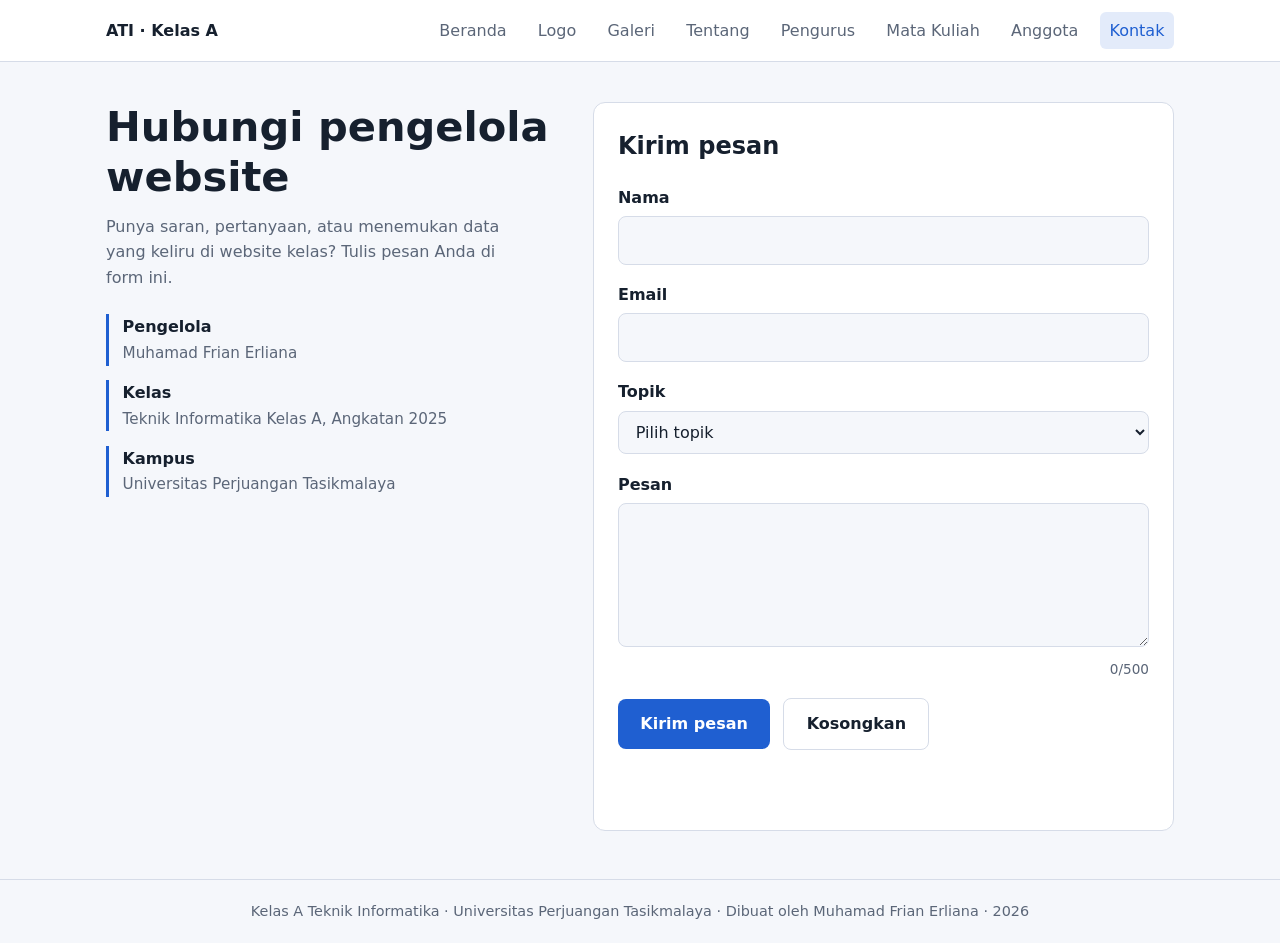
<file: kontak.html>
<!DOCTYPE html>
<html lang="id">
<head>
  <meta charset="UTF-8">
  <meta name="viewport" content="width=device-width, initial-scale=1, viewport-fit=cover">
  <title>Kontak · Kelas A Teknik Informatika</title>
  <meta name="description" content="Kirim pesan kepada pengelola website Kelas A Teknik Informatika Universitas Perjuangan Tasikmalaya.">
  <style>
    /* Semua class dan id memakai awalan "frian_" sesuai aturan soal no. 8 */
    :root {
      --frian_bg: #f5f7fb;
      --frian_surface: #ffffff;
      --frian_text: #16202e;
      --frian_muted: #5b6678;
      --frian_line: #d6dce8;
      --frian_accent: #1f5fd1;
      --frian_accent_text: #ffffff;
      --frian_error: #b3261e;
      --frian_ok: #1a7f45;
    }
    @media (prefers-color-scheme: dark) {
      :root:not([data-theme="light"]) {
        --frian_bg: #0f1623;
        --frian_surface: #172033;
        --frian_text: #e8edf6;
        --frian_muted: #9aa7bd;
        --frian_line: #2b3750;
        --frian_accent: #6ea0ff;
        --frian_accent_text: #0b1220;
        --frian_error: #ff8a80;
        --frian_ok: #6fd89a;
      }
    }
    :root[data-theme="dark"] {
      --frian_bg: #0f1623;
      --frian_surface: #172033;
      --frian_text: #e8edf6;
      --frian_muted: #9aa7bd;
      --frian_line: #2b3750;
      --frian_accent: #6ea0ff;
      --frian_accent_text: #0b1220;
      --frian_error: #ff8a80;
      --frian_ok: #6fd89a;
    }

    * { box-sizing: border-box; }
    html { scroll-padding-top: 5rem; }
    body {
      margin: 0;
      font-family: system-ui, -apple-system, "Segoe UI", Roboto, sans-serif;
      background: var(--frian_bg);
      color: var(--frian_text);
      line-height: 1.6;
    }

    /* ---------- Navigasi ---------- */
    #frian_header {
      position: sticky;
      top: 0;
      z-index: 10;
      background: var(--frian_surface);
      border-bottom: 1px solid var(--frian_line);
    }
    .frian_navwrap {
      max-width: 1100px;
      margin: 0 auto;
      padding: .75rem 1rem;
      display: flex;
      align-items: center;
      justify-content: space-between;
      gap: 1rem;
    }
    .frian_brand {
      font-weight: 700;
      text-decoration: none;
      color: var(--frian_text);
    }
    .frian_menu {
      display: flex;
      flex-wrap: wrap;
      gap: .25rem .75rem;
      list-style: none;
      margin: 0;
      padding: 0;
    }
    .frian_menu a {
      display: block;
      padding: .35rem .6rem;
      border-radius: 6px;
      text-decoration: none;
      color: var(--frian_muted);
    }
    .frian_menu a:hover,
    .frian_menu a.frian_aktif {
      color: var(--frian_accent);
      background: color-mix(in srgb, var(--frian_accent) 12%, transparent);
    }
    #frian_tombol_menu {
      display: none;
      font: inherit;
      padding: .4rem .75rem;
      border: 1px solid var(--frian_line);
      border-radius: 6px;
      background: transparent;
      color: var(--frian_text);
      cursor: pointer;
    }
    @media (max-width: 860px) {
      #frian_tombol_menu { display: inline-block; }
      .frian_menu { display: none; width: 100%; flex-direction: column; }
      .frian_menu.frian_terbuka { display: flex; }
      .frian_navwrap { flex-wrap: wrap; }
    }

    /* ---------- Konten ---------- */
    .frian_main {
      max-width: 1100px;
      margin: 0 auto;
      padding: 2.5rem 1rem 3rem;
      display: grid;
      grid-template-columns: 1fr 1.3fr;
      gap: 2.5rem;
      align-items: start;
    }
    @media (max-width: 820px) {
      .frian_main { grid-template-columns: 1fr; gap: 1.5rem; padding-top: 1.5rem; }
    }
    .frian_judul { font-size: clamp(1.8rem, 4vw, 2.6rem); line-height: 1.2; margin: 0 0 .75rem; }
    .frian_intro { color: var(--frian_muted); max-width: 42ch; margin: 0 0 1.5rem; }
    .frian_info { list-style: none; margin: 0; padding: 0; display: grid; gap: .9rem; }
    .frian_info li { border-left: 3px solid var(--frian_accent); padding-left: .85rem; }
    .frian_info strong { display: block; }
    .frian_info span { color: var(--frian_muted); font-size: .95rem; }

    .frian_form {
      background: var(--frian_surface);
      border: 1px solid var(--frian_line);
      border-radius: 12px;
      padding: 1.5rem;
    }
    .frian_field { margin-bottom: 1.1rem; }
    .frian_field label { display: block; font-weight: 600; margin-bottom: .35rem; }
    .frian_field input,
    .frian_field select,
    .frian_field textarea {
      width: 100%;
      font: inherit;
      color: var(--frian_text);
      background: var(--frian_bg);
      border: 1px solid var(--frian_line);
      border-radius: 8px;
      padding: .65rem .8rem;
    }
    .frian_field textarea { min-height: 9rem; resize: vertical; }
    .frian_field input:focus-visible,
    .frian_field select:focus-visible,
    .frian_field textarea:focus-visible,
    .frian_tombol:focus-visible,
    #frian_tombol_menu:focus-visible,
    .frian_menu a:focus-visible {
      outline: 3px solid var(--frian_accent);
      outline-offset: 2px;
    }
    .frian_field.frian_salah input,
    .frian_field.frian_salah select,
    .frian_field.frian_salah textarea { border-color: var(--frian_error); }
    .frian_pesan_error { display: none; color: var(--frian_error); font-size: .9rem; margin-top: .3rem; }
    .frian_field.frian_salah .frian_pesan_error { display: block; }
    .frian_hitung { text-align: right; color: var(--frian_muted); font-size: .85rem; margin-top: .25rem; }

    .frian_tombol {
      font: inherit;
      font-weight: 600;
      padding: .75rem 1.4rem;
      border: 0;
      border-radius: 8px;
      background: var(--frian_accent);
      color: var(--frian_accent_text);
      cursor: pointer;
    }
    .frian_tombol:hover { filter: brightness(1.08); }
    .frian_tombol_sekunder {
      background: transparent;
      color: var(--frian_text);
      border: 1px solid var(--frian_line);
      margin-left: .5rem;
    }
    #frian_status { margin-top: 1rem; min-height: 1.5rem; font-weight: 600; }
    #frian_status.frian_sukses { color: var(--frian_ok); }
    #frian_status.frian_gagal { color: var(--frian_error); }

    #frian_footer {
      border-top: 1px solid var(--frian_line);
      text-align: center;
      padding: 1.25rem 1rem;
      color: var(--frian_muted);
      font-size: .9rem;
    }

    @media (prefers-reduced-motion: reduce) {
      * { transition: none !important; animation: none !important; }
    }
  </style>
</head>
<body>

  <header id="frian_header">
    <div class="frian_navwrap">
      <a class="frian_brand" href="index.html">ATI · Kelas A</a>
      <button id="frian_tombol_menu" type="button" aria-expanded="false" aria-controls="frian_menu_utama">Menu</button>
      <nav aria-label="Navigasi utama" style="width:auto">
        <ul class="frian_menu" id="frian_menu_utama">
          <li><a href="index.html">Beranda</a></li>
          <li><a href="logo.html">Logo</a></li>
          <li><a href="galeri.html">Galeri</a></li>
          <li><a href="tentang.html">Tentang</a></li>
          <li><a href="pengurus.html">Pengurus</a></li>
          <li><a href="mata-kuliah.html">Mata Kuliah</a></li>
          <li><a href="anggota.html">Anggota</a></li>
          <li><a href="kontak.html" class="frian_aktif" aria-current="page">Kontak</a></li>
        </ul>
      </nav>
    </div>
  </header>

  <main class="frian_main">
    <section>
      <h1 class="frian_judul">Hubungi pengelola website</h1>
      <p class="frian_intro">Punya saran, pertanyaan, atau menemukan data yang keliru di website kelas? Tulis pesan Anda di form ini.</p>
      <ul class="frian_info">
        <li><strong>Pengelola</strong><span>Muhamad Frian Erliana</span></li>
        <li><strong>Kelas</strong><span>Teknik Informatika Kelas A, Angkatan 2025</span></li>
        <li><strong>Kampus</strong><span>Universitas Perjuangan Tasikmalaya</span></li>
      </ul>
    </section>

    <section aria-labelledby="frian_judul_form">
      <form class="frian_form" id="frian_form_kontak" novalidate>
        <h2 id="frian_judul_form" style="margin-top:0">Kirim pesan</h2>

        <div class="frian_field">
          <label for="frian_nama">Nama</label>
          <input type="text" id="frian_nama" name="nama" autocomplete="name" maxlength="60" required>
          <div class="frian_pesan_error">Isi nama minimal 3 huruf.</div>
        </div>

        <div class="frian_field">
          <label for="frian_email">Email</label>
          <input type="email" id="frian_email" name="email" autocomplete="email" required>
          <div class="frian_pesan_error">Isi alamat email yang valid, misalnya nama@contoh.com.</div>
        </div>

        <div class="frian_field">
          <label for="frian_topik">Topik</label>
          <select id="frian_topik" name="topik" required>
            <option value="">Pilih topik</option>
            <option value="Saran">Saran</option>
            <option value="Pertanyaan">Pertanyaan</option>
            <option value="Koreksi data">Koreksi data</option>
            <option value="Lainnya">Lainnya</option>
          </select>
          <div class="frian_pesan_error">Pilih salah satu topik.</div>
        </div>

        <div class="frian_field">
          <label for="frian_pesan">Pesan</label>
          <textarea id="frian_pesan" name="pesan" maxlength="500" required></textarea>
          <div class="frian_hitung"><span id="frian_jumlah">0</span>/500</div>
          <div class="frian_pesan_error">Isi pesan minimal 10 karakter.</div>
        </div>

        <button type="submit" class="frian_tombol">Kirim pesan</button>
        <button type="reset" class="frian_tombol frian_tombol_sekunder" id="frian_tombol_reset">Kosongkan</button>
        <p id="frian_status" role="status" aria-live="polite"></p>
      </form>
    </section>
  </main>

  <footer id="frian_footer">
    Kelas A Teknik Informatika · Universitas Perjuangan Tasikmalaya · Dibuat oleh Muhamad Frian Erliana · 2026
  </footer>

  <script>
    // GANTI dengan alamat email tujuan pesan (email milik Anda)
    var FRIAN_EMAIL_TUJUAN = "emailanda@gmail.com";

    // Menu mobile
    var frianTombolMenu = document.getElementById("frian_tombol_menu");
    var frianMenu = document.getElementById("frian_menu_utama");
    frianTombolMenu.addEventListener("click", function () {
      var terbuka = frianMenu.classList.toggle("frian_terbuka");
      frianTombolMenu.setAttribute("aria-expanded", terbuka ? "true" : "false");
    });

    // Elemen form
    var frianForm = document.getElementById("frian_form_kontak");
    var frianNama = document.getElementById("frian_nama");
    var frianEmail = document.getElementById("frian_email");
    var frianTopik = document.getElementById("frian_topik");
    var frianPesan = document.getElementById("frian_pesan");
    var frianJumlah = document.getElementById("frian_jumlah");
    var frianStatus = document.getElementById("frian_status");

    // Penghitung karakter
    frianPesan.addEventListener("input", function () {
      frianJumlah.textContent = frianPesan.value.length;
    });

    function frianTandai(input, valid) {
      input.parentElement.classList.toggle("frian_salah", !valid);
      input.setAttribute("aria-invalid", valid ? "false" : "true");
      return valid;
    }

    function frianValidasi() {
      var emailPola = /^[^\s@]+@[^\s@]+\.[^\s@]+$/;
      var hasil = [
        frianTandai(frianNama, frianNama.value.trim().length >= 3),
        frianTandai(frianEmail, emailPola.test(frianEmail.value.trim())),
        frianTandai(frianTopik, frianTopik.value !== ""),
        frianTandai(frianPesan, frianPesan.value.trim().length >= 10)
      ];
      return hasil.every(Boolean);
    }

    // Hapus pesan salah saat pengguna mengetik ulang
    [frianNama, frianEmail, frianTopik, frianPesan].forEach(function (el) {
      el.addEventListener("input", function () {
        el.parentElement.classList.remove("frian_salah");
      });
    });

    frianForm.addEventListener("submit", function (e) {
      e.preventDefault();
      frianStatus.className = "";
      frianStatus.textContent = "";

      if (!frianValidasi()) {
        frianStatus.className = "frian_gagal";
        frianStatus.textContent = "Periksa kembali isian yang bertanda merah.";
        var pertama = frianForm.querySelector(".frian_salah input, .frian_salah select, .frian_salah textarea");
        if (pertama) pertama.focus();
        return;
      }

      var subjek = "[Website Kelas A] " + frianTopik.value + " dari " + frianNama.value.trim();
      var isi = "Nama: " + frianNama.value.trim() + "\n" +
                "Email: " + frianEmail.value.trim() + "\n" +
                "Topik: " + frianTopik.value + "\n\n" +
                frianPesan.value.trim();

      var tautan = "mailto:" + encodeURIComponent(FRIAN_EMAIL_TUJUAN) +
                   "?subject=" + encodeURIComponent(subjek) +
                   "&body=" + encodeURIComponent(isi);

      frianStatus.className = "frian_sukses";
      frianStatus.textContent = "Terima kasih, " + frianNama.value.trim() + ". Aplikasi email Anda akan terbuka, tekan Kirim di sana.";
      window.location.href = tautan;
    });

    frianForm.addEventListener("reset", function () {
      frianJumlah.textContent = "0";
      frianStatus.className = "";
      frianStatus.textContent = "";
      frianForm.querySelectorAll(".frian_salah").forEach(function (el) {
        el.classList.remove("frian_salah");
      });
    });
  </script>
</body>
</html>
</file>
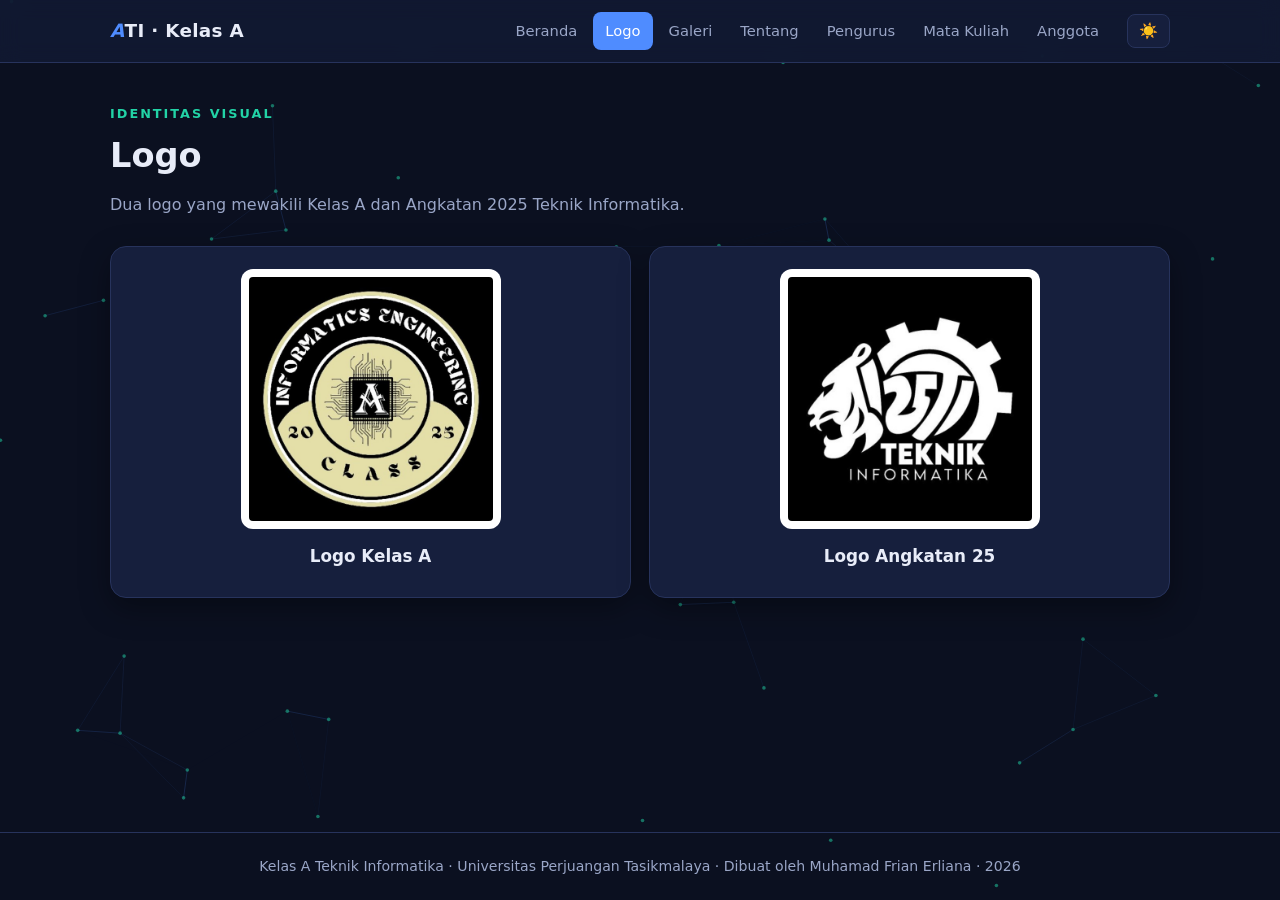
<file: logo.html>
<!DOCTYPE html>
<html lang="id" data-theme="dark">
<head>
<meta charset="utf-8">
<meta name="viewport" content="width=device-width, initial-scale=1, viewport-fit=cover">
<title>Logo · Kelas A Teknik Informatika</title>
<link rel="stylesheet" href="style.css?v=4">
<script src="script.js?v=4"></script>
</head>
<body>
<header class="nav"><div class="nav-inner">
  <a class="brand" href="index.html"><em>A</em>TI · Kelas A</a>
  <nav class="menu">
    <a href="index.html">Beranda</a>
    <a class="active" href="logo.html">Logo</a>
    <a href="galeri.html">Galeri</a>
    <a href="tentang.html">Tentang</a>
    <a href="pengurus.html">Pengurus</a>
    <a href="mata-kuliah.html">Mata Kuliah</a>
    <a href="anggota.html">Anggota</a>
  </nav>
  <button class="theme-btn" id="themeBtn" aria-label="Ganti tema">☀️</button>
</div></header>

<main>
  <p class="eyebrow">Identitas visual</p>
  <h2>Logo</h2>
  <p class="lead">Dua logo yang mewakili Kelas A dan Angkatan 2025 Teknik Informatika.</p>
  <div class="grid cols-2">
    <div class="card logo-card">
      <img src="logo-kelas-a.jpg" alt="Logo Informatics Engineering Class 2025 dengan huruf A di tengah chip">
      <h3>Logo Kelas A</h3>
    </div>
    <div class="card logo-card">
      <img src="logo-angkatan-25.jpg" alt="Logo Teknik Informatika dengan kepala harimau dan roda gigi">
      <h3>Logo Angkatan 25</h3>
    </div>
  </div>
</main>

<footer>Kelas A Teknik Informatika · Universitas Perjuangan Tasikmalaya · Dibuat oleh Muhamad Frian Erliana · 2026</footer>
</body>
</html>
</file>
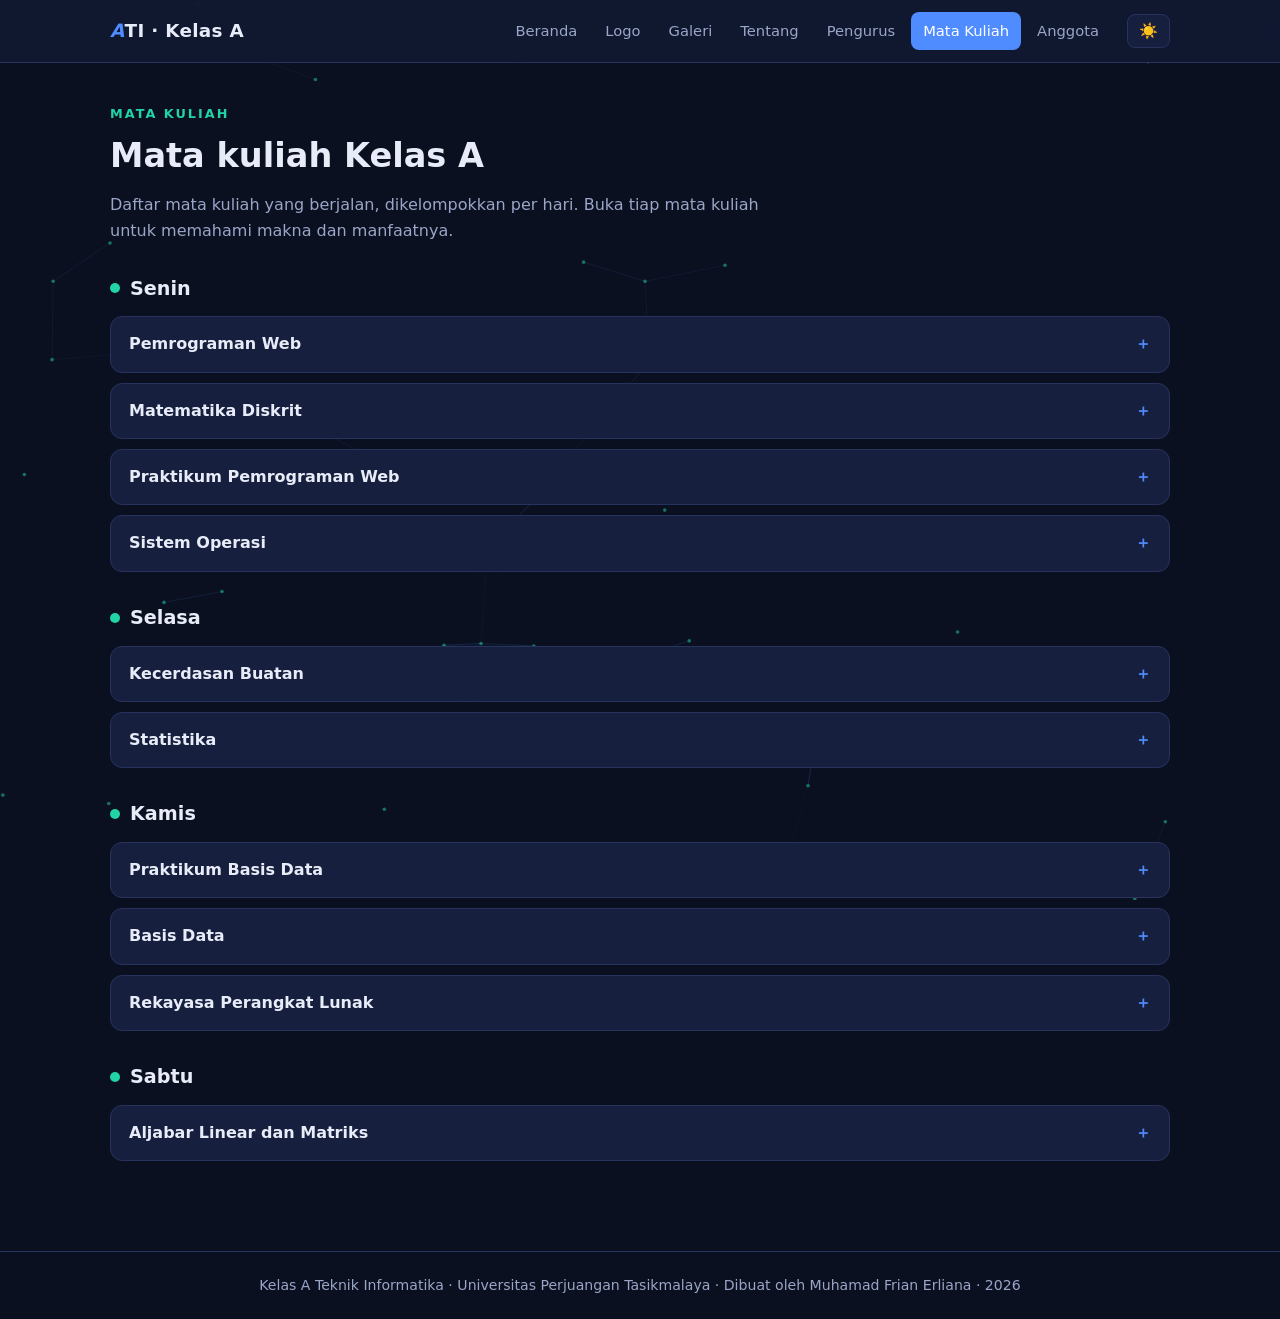
<file: mata-kuliah.html>
<!DOCTYPE html>
<html lang="id" data-theme="dark">
<head>
<meta charset="utf-8">
<meta name="viewport" content="width=device-width, initial-scale=1, viewport-fit=cover">
<title>Mata Kuliah · Kelas A Teknik Informatika</title>
<link rel="stylesheet" href="style.css?v=4">
<script src="script.js?v=4"></script>
</head>
<body>
<header class="nav"><div class="nav-inner">
  <a class="brand" href="index.html"><em>A</em>TI · Kelas A</a>
  <nav class="menu">
    <a href="index.html">Beranda</a>
    <a href="logo.html">Logo</a>
    <a href="galeri.html">Galeri</a>
    <a href="tentang.html">Tentang</a>
    <a href="pengurus.html">Pengurus</a>
    <a class="active" href="mata-kuliah.html">Mata Kuliah</a>
    <a href="anggota.html">Anggota</a>
  </nav>
  <button class="theme-btn" id="themeBtn" aria-label="Ganti tema">☀️</button>
</div></header>

<main>
  <p class="eyebrow">Mata kuliah</p>
  <h2>Mata kuliah Kelas A</h2>
  <p class="lead">Daftar mata kuliah yang berjalan, dikelompokkan per hari. Buka tiap mata kuliah untuk memahami makna dan manfaatnya.</p>

  <section class="day">
    <h3>Senin</h3>
    <details><summary>Pemrograman Web</summary>
      <p><strong>Makna:</strong> Mempelajari cara membangun situs dan aplikasi yang berjalan melalui web, mulai dari struktur halaman, tampilan, hingga logika interaktif.</p>
      <p><strong>Manfaat:</strong> Membekali mahasiswa untuk membuat website responsif, memahami teknologi web, dan mengembangkan layanan digital.</p></details>
    <details><summary>Matematika Diskrit</summary>
      <p><strong>Makna:</strong> Mempelajari konsep matematika yang menjadi dasar ilmu komputer, seperti logika, himpunan, relasi, fungsi, kombinatorika, dan graf.</p>
      <p><strong>Manfaat:</strong> Melatih penalaran sistematis serta membantu memahami algoritma, struktur data, basis data, dan jaringan komputer.</p></details>
    <details><summary>Praktikum Pemrograman Web</summary>
      <p><strong>Makna:</strong> Kegiatan praktik untuk menerapkan konsep pemrograman web melalui latihan membuat dan menguji halaman atau fitur website.</p>
      <p><strong>Manfaat:</strong> Mengasah keterampilan menulis kode, menghubungkan tampilan dengan fungsi, melakukan debugging, dan membangun proyek web sederhana.</p></details>
    <details><summary>Sistem Operasi</summary>
      <p><strong>Makna:</strong> Mempelajari perangkat lunak inti yang mengelola sumber daya komputer serta menjadi penghubung antara perangkat keras, aplikasi, dan pengguna.</p>
      <p><strong>Manfaat:</strong> Memahami proses, memori, berkas, perangkat, dan pengelolaan sistem sehingga lebih siap menggunakan maupun mengelola komputer.</p></details>
  </section>

  <section class="day">
    <h3>Selasa</h3>
    <details><summary>Kecerdasan Buatan</summary>
      <p><strong>Makna:</strong> Mempelajari cara merancang sistem komputer yang dapat melakukan tugas yang biasanya membutuhkan kemampuan cerdas, seperti mengenali pola, belajar, dan mengambil keputusan.</p>
      <p><strong>Manfaat:</strong> Mengenal dasar machine learning dan penerapan AI untuk membantu menyelesaikan masalah di berbagai bidang.</p></details>
    <details><summary>Statistika</summary>
      <p><strong>Makna:</strong> Mempelajari cara mengumpulkan, menyajikan, menganalisis, dan menafsirkan data agar menghasilkan informasi yang bermakna.</p>
      <p><strong>Manfaat:</strong> Membantu membaca pola data, memahami ketidakpastian, melakukan pengujian, dan mengambil keputusan berdasarkan bukti.</p></details>
  </section>

  <section class="day">
    <h3>Kamis</h3>
    <details><summary>Praktikum Basis Data</summary>
      <p><strong>Makna:</strong> Latihan langsung merancang, membuat, mengisi, dan mengelola basis data menggunakan perangkat pengelola basis data.</p>
      <p><strong>Manfaat:</strong> Melatih penggunaan SQL, pembuatan tabel, relasi, query, serta pengelolaan data untuk aplikasi.</p></details>
    <details><summary>Basis Data</summary>
      <p><strong>Makna:</strong> Mempelajari cara menyimpan dan mengatur data secara terstruktur agar mudah dicari, diperbarui, dijaga konsistensinya, dan digunakan bersama.</p>
      <p><strong>Manfaat:</strong> Menjadi dasar pengembangan sistem informasi, aplikasi, transaksi digital, dan pengelolaan data dalam organisasi.</p></details>
    <details><summary>Rekayasa Perangkat Lunak</summary>
      <p><strong>Makna:</strong> Mempelajari pendekatan terencana untuk menganalisis kebutuhan, merancang, membangun, menguji, dan memelihara perangkat lunak.</p>
      <p><strong>Manfaat:</strong> Membantu menghasilkan aplikasi yang sesuai kebutuhan, berkualitas, mudah dirawat, dan dikerjakan secara terstruktur dalam tim.</p></details>
  </section>

  <section class="day">
    <h3>Sabtu</h3>
    <details><summary>Aljabar Linear dan Matriks</summary>
      <p><strong>Makna:</strong> Mempelajari vektor, matriks, sistem persamaan linear, dan transformasi linear sebagai cara matematis merepresentasikan banyak hubungan dan perhitungan.</p>
      <p><strong>Manfaat:</strong> Menjadi fondasi komputasi grafis, pengolahan citra, analisis data, optimasi, dan machine learning.</p></details>
  </section>
</main>

<footer>Kelas A Teknik Informatika · Universitas Perjuangan Tasikmalaya · Dibuat oleh Muhamad Frian Erliana · 2026</footer>
</body>
</html>
</file>
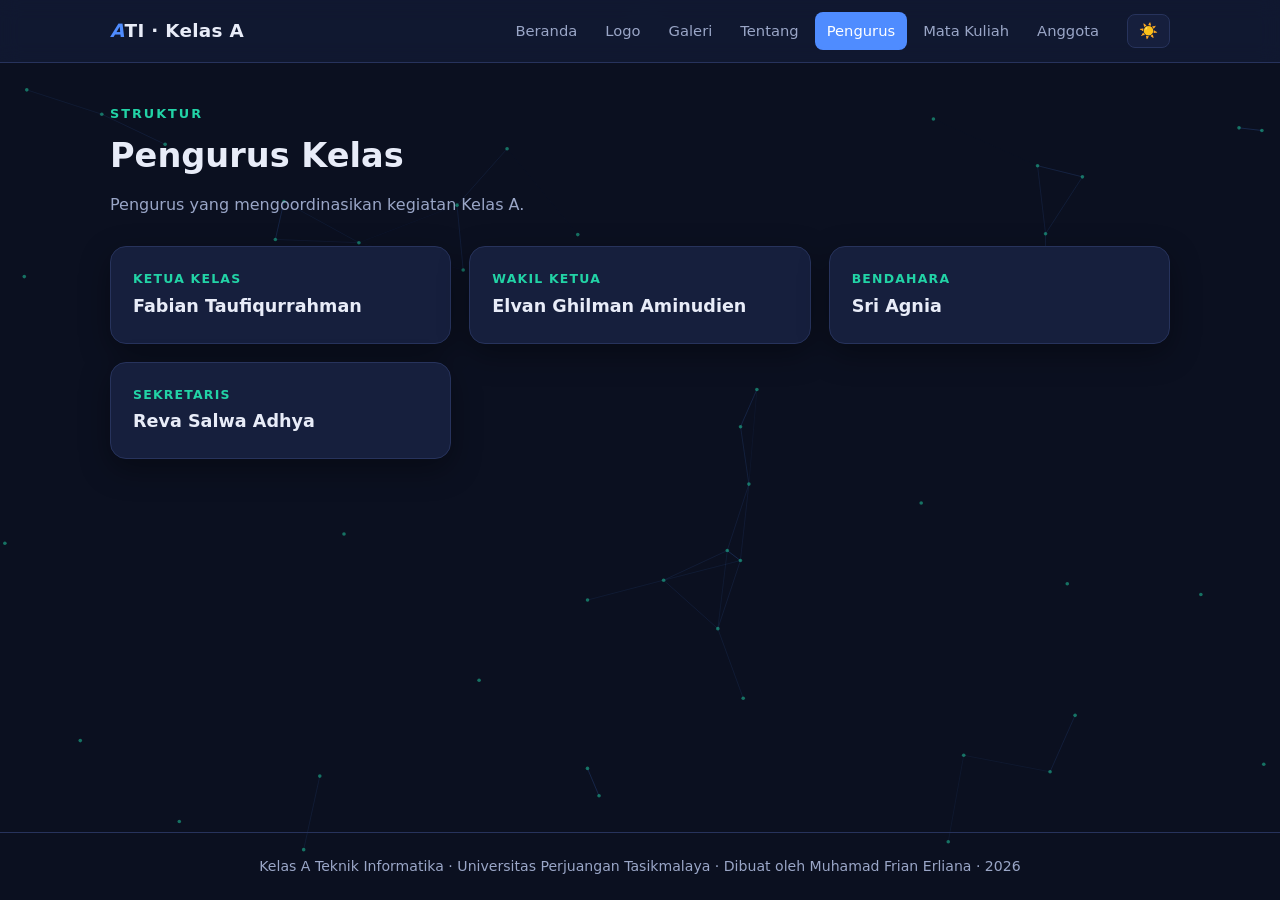
<file: pengurus.html>
<!DOCTYPE html>
<html lang="id" data-theme="dark">
<head>
<meta charset="utf-8">
<meta name="viewport" content="width=device-width, initial-scale=1, viewport-fit=cover">
<title>Pengurus · Kelas A Teknik Informatika</title>
<link rel="stylesheet" href="style.css?v=4">
<script src="script.js?v=4"></script>
</head>
<body>
<header class="nav"><div class="nav-inner">
  <a class="brand" href="index.html"><em>A</em>TI · Kelas A</a>
  <nav class="menu">
    <a href="index.html">Beranda</a>
    <a href="logo.html">Logo</a>
    <a href="galeri.html">Galeri</a>
    <a href="tentang.html">Tentang</a>
    <a class="active" href="pengurus.html">Pengurus</a>
    <a href="mata-kuliah.html">Mata Kuliah</a>
    <a href="anggota.html">Anggota</a>
  </nav>
  <button class="theme-btn" id="themeBtn" aria-label="Ganti tema">☀️</button>
</div></header>

<main>
  <p class="eyebrow">Struktur</p>
  <h2>Pengurus Kelas</h2>
  <p class="lead">Pengurus yang mengoordinasikan kegiatan Kelas A.</p>
  <div class="grid cols-2">
    <div class="card"><p class="role">Ketua Kelas</p><p class="name">Fabian Taufiqurrahman</p></div>
    <div class="card"><p class="role">Wakil Ketua</p><p class="name">Elvan Ghilman Aminudien</p></div>
    <div class="card"><p class="role">Bendahara</p><p class="name">Sri Agnia</p></div>
    <div class="card"><p class="role">Sekretaris</p><p class="name">Reva Salwa Adhya</p></div>
  </div>
</main>

<footer>Kelas A Teknik Informatika · Universitas Perjuangan Tasikmalaya · Dibuat oleh Muhamad Frian Erliana · 2026</footer>
</body>
</html>
</file>
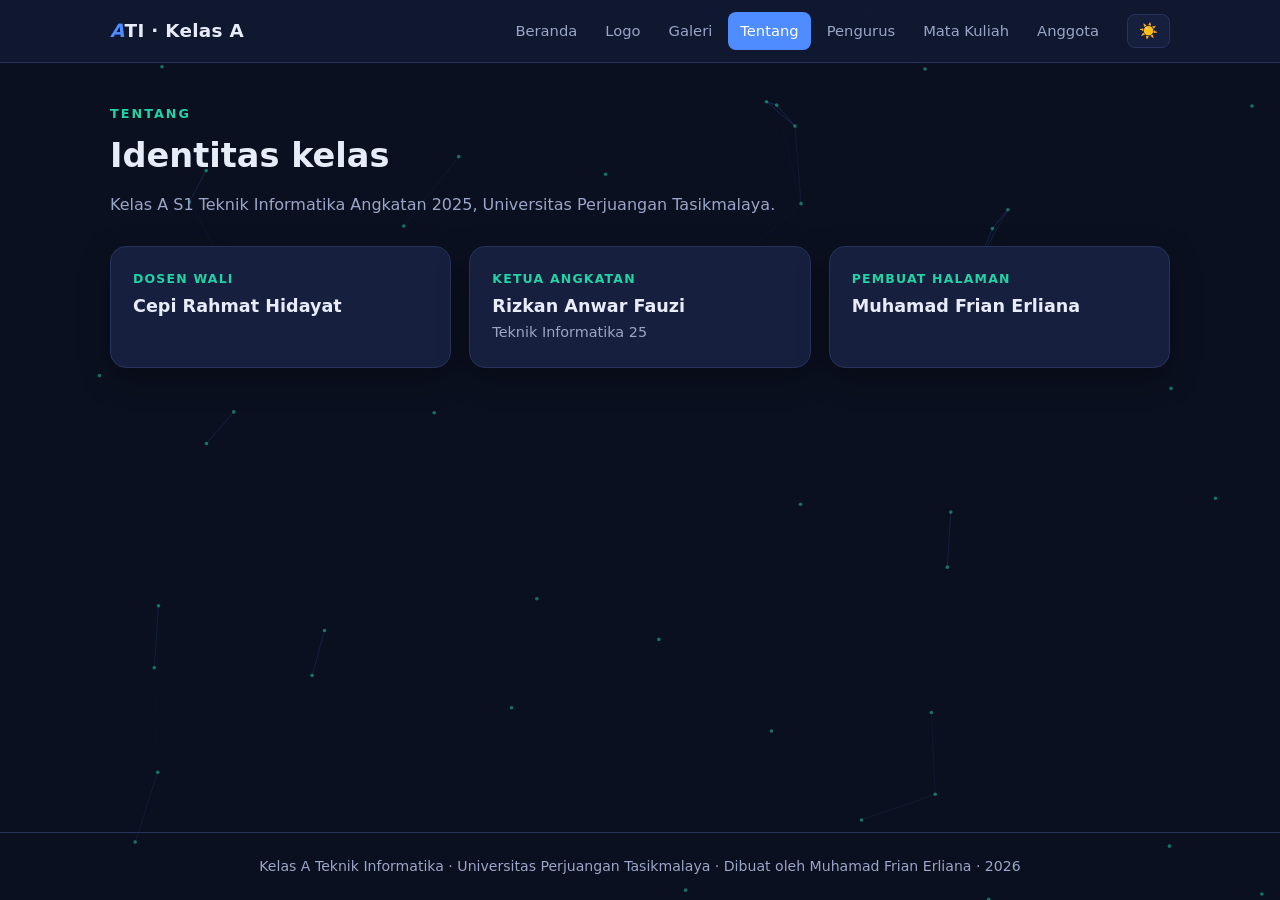
<file: tentang.html>
<!DOCTYPE html>
<html lang="id" data-theme="dark">
<head>
<meta charset="utf-8">
<meta name="viewport" content="width=device-width, initial-scale=1, viewport-fit=cover">
<title>Tentang · Kelas A Teknik Informatika</title>
<link rel="stylesheet" href="style.css?v=4">
<script src="script.js?v=4"></script>
</head>
<body>
<header class="nav"><div class="nav-inner">
  <a class="brand" href="index.html"><em>A</em>TI · Kelas A</a>
  <nav class="menu">
    <a href="index.html">Beranda</a>
    <a href="logo.html">Logo</a>
    <a href="galeri.html">Galeri</a>
    <a class="active" href="tentang.html">Tentang</a>
    <a href="pengurus.html">Pengurus</a>
    <a href="mata-kuliah.html">Mata Kuliah</a>
    <a href="anggota.html">Anggota</a>
  </nav>
  <button class="theme-btn" id="themeBtn" aria-label="Ganti tema">☀️</button>
</div></header>

<main>
  <p class="eyebrow">Tentang</p>
  <h2>Identitas kelas</h2>
  <p class="lead">Kelas A S1 Teknik Informatika Angkatan 2025, Universitas Perjuangan Tasikmalaya.</p>
  <div class="grid cols-3">
    <div class="card"><p class="role">Dosen wali</p><p class="name">Cepi Rahmat Hidayat</p></div>
    <div class="card"><p class="role">Ketua Angkatan</p><p class="name">Rizkan Anwar Fauzi</p><p class="lead" style="margin:0;font-size:.9rem">Teknik Informatika 25</p></div>
    <div class="card"><p class="role">Pembuat halaman</p><p class="name">Muhamad Frian Erliana</p></div>
  </div>
</main>

<footer>Kelas A Teknik Informatika · Universitas Perjuangan Tasikmalaya · Dibuat oleh Muhamad Frian Erliana · 2026</footer>
</body>
</html>
</file>
<file: style.css>
:root{
  --bg:#0b1020; --bg2:#121a33; --card:#161f3d; --text:#e8ecf8; --muted:#9aa6c7;
  --accent:#4f8cff; --accent2:#22d3a6; --border:#27335c; --shadow:0 10px 30px rgba(0,0,0,.35);
}
:root[data-theme="light"]{
  --bg:#f4f7ff; --bg2:#ffffff; --card:#ffffff; --text:#14203d; --muted:#5a6788;
  --accent:#2563eb; --accent2:#0f9d7a; --border:#dbe3f6; --shadow:0 10px 30px rgba(30,50,110,.12);
}
*{box-sizing:border-box;margin:0;padding:0}
html{scroll-behavior:smooth}
body{font-family:system-ui,-apple-system,"Segoe UI",Roboto,sans-serif;background:var(--bg);color:var(--text);line-height:1.65;min-height:100vh;display:flex;flex-direction:column}
a{color:var(--accent);text-decoration:none}
img{max-width:100%;display:block}

/* Navbar */
.nav{position:sticky;top:0;z-index:50;background:color-mix(in srgb,var(--bg2) 88%,transparent);backdrop-filter:blur(10px);border-bottom:1px solid var(--border)}
.nav-inner{max-width:1100px;margin:0 auto;padding:12px 20px;display:flex;align-items:center;gap:16px;flex-wrap:wrap}
.brand{font-weight:800;font-size:1.15rem;color:var(--text);letter-spacing:.3px}
.brand em{font-style:italic;color:var(--accent)}
.menu{display:flex;gap:4px;flex-wrap:wrap;margin-left:auto}
.menu a{color:var(--muted);padding:7px 12px;border-radius:8px;font-size:.92rem;font-weight:500;transition:.2s}
.menu a:hover{color:var(--text);background:var(--card)}
.menu a.active{color:#fff;background:var(--accent)}
.theme-btn{background:var(--card);border:1px solid var(--border);color:var(--text);border-radius:8px;padding:7px 11px;cursor:pointer;font-size:.95rem}

/* Latar jaringan (semua halaman) */
.net-bg{position:fixed;inset:0;width:100%;height:100%;z-index:-1;pointer-events:none}

/* Layout */
main{flex:1;max-width:1100px;width:100%;margin:0 auto;padding:40px 20px 60px}
.eyebrow{color:var(--accent2);font-weight:700;font-size:.8rem;letter-spacing:2px;text-transform:uppercase}
h1{font-size:clamp(2rem,5vw,3.2rem);line-height:1.15;margin:6px 0 10px}
h2{font-size:clamp(1.5rem,3.5vw,2.1rem);margin:4px 0 8px}
.lead{color:var(--muted);max-width:680px;margin-bottom:28px}
.grid{display:grid;gap:18px}
.grid.cols-2{grid-template-columns:repeat(auto-fit,minmax(260px,1fr))}
.grid.cols-3{grid-template-columns:repeat(auto-fit,minmax(220px,1fr))}
.card{background:var(--card);border:1px solid var(--border);border-radius:16px;padding:22px;box-shadow:var(--shadow)}
.card h3{font-size:1.05rem;margin-bottom:4px}
.role{color:var(--accent2);font-size:.78rem;font-weight:700;letter-spacing:1.2px;text-transform:uppercase}
.name{font-size:1.1rem;font-weight:600;margin-top:2px}

/* Hero */
.hero{position:relative;isolation:isolate;overflow:hidden;padding:44px 32px 36px;background:var(--bg2);border:1px solid var(--border);border-radius:20px}
.wave-bg{position:absolute;inset:0;width:100%;height:100%;z-index:-1;pointer-events:none}
.hero .sub{font-size:1.15rem;color:var(--accent2);font-weight:600}
.hero .meta{color:var(--muted);margin:6px 0 0}
.hero h1 span{background:linear-gradient(90deg,var(--accent),var(--accent2));-webkit-background-clip:text;background-clip:text;color:transparent}
.quote{border-left:4px solid var(--accent);background:var(--card);padding:18px 22px;border-radius:0 14px 14px 0;font-size:1.1rem;font-style:italic;margin-bottom:12px}
.btn{display:inline-block;background:var(--accent);color:#fff;border:0;padding:10px 18px;border-radius:10px;font-weight:600;cursor:pointer;font-size:.95rem}
.btn.ghost{background:transparent;color:var(--text);border:1px solid var(--border)}
.cta{display:flex;gap:10px;flex-wrap:wrap;margin-top:22px}

/* Logo & galeri */
.logo-card{text-align:center}
.logo-card img{margin:0 auto 14px;max-height:260px;border-radius:12px;background:#fff;padding:8px}
.gallery{display:grid;grid-template-columns:repeat(auto-fill,minmax(230px,1fr));gap:14px}
.gallery figure{border-radius:14px;overflow:hidden;border:1px solid var(--border);cursor:zoom-in;background:var(--card)}
.gallery img{width:100%;aspect-ratio:4/3;object-fit:cover;transition:transform .3s}
.gallery figure:hover img{transform:scale(1.05)}
.lightbox{position:fixed;inset:0;background:rgba(0,0,0,.88);display:none;align-items:center;justify-content:center;z-index:100;padding:20px;cursor:zoom-out}
.lightbox.show{display:flex}
.lightbox img{max-height:92vh;border-radius:10px}
.empty{padding:26px;border:2px dashed var(--border);border-radius:14px;color:var(--muted);text-align:center}

/* Mata kuliah */
.day{margin-bottom:30px}
.day h3{font-size:1.2rem;margin-bottom:12px;display:flex;align-items:center;gap:10px}
.day h3::before{content:"";width:10px;height:10px;border-radius:50%;background:var(--accent2)}
details{background:var(--card);border:1px solid var(--border);border-radius:12px;padding:14px 18px;margin-bottom:10px}
summary{cursor:pointer;font-weight:600;list-style:none;display:flex;justify-content:space-between;align-items:center;gap:10px}
summary::-webkit-details-marker{display:none}
summary::after{content:"＋";color:var(--accent);font-weight:700}
details[open] summary::after{content:"－"}
details p{margin-top:10px;color:var(--muted);font-size:.95rem}
details p strong{color:var(--text)}

/* Anggota */
.tools{display:flex;gap:12px;flex-wrap:wrap;align-items:end;margin-bottom:20px}
.field{display:flex;flex-direction:column;gap:5px;flex:1;min-width:200px}
.field label{font-size:.82rem;color:var(--muted);font-weight:600}
input[type=text],input[type=search]{background:var(--bg2);color:var(--text);border:1px solid var(--border);border-radius:10px;padding:10px 12px;font-size:.95rem;width:100%}
input:focus{outline:2px solid var(--accent);outline-offset:1px}
.count{color:var(--muted);font-size:.9rem;margin-bottom:14px}
.members{list-style:none;display:grid;grid-template-columns:repeat(auto-fill,minmax(240px,1fr));gap:10px}
.members li{background:var(--card);border:1px solid var(--border);border-radius:12px;padding:12px 14px;display:flex;align-items:center;gap:12px}
.avatar{width:44px;height:44px;border-radius:50%;background:linear-gradient(135deg,var(--accent),var(--accent2));color:#fff;display:grid;place-items:center;font-weight:700;flex-shrink:0;overflow:hidden}
.avatar img{width:100%;height:100%;object-fit:cover}
.members .info{display:flex;flex-direction:column;line-height:1.3}
.members .peran{color:var(--accent2);font-size:.75rem;font-weight:700;letter-spacing:.5px;text-transform:uppercase}
.members .hapus{margin-left:auto;background:transparent;color:var(--muted);border:1px solid var(--border);border-radius:8px;padding:6px 12px;font-size:.8rem;cursor:pointer}
.members .hapus:hover{color:#ef4444;border-color:#ef4444}
.note{font-size:.85rem;color:var(--muted);margin-top:16px}
.form-box{background:var(--card);border:1px solid var(--border);border-radius:14px;padding:18px;margin-bottom:22px}

/* Footer */
footer{border-top:1px solid var(--border);color:var(--muted);text-align:center;padding:22px 20px;font-size:.88rem}

@media(max-width:640px){
  .menu{margin-left:0;width:100%}
  .nav-inner{gap:8px}
  .hero{padding:32px 20px 28px}
}
</file>
